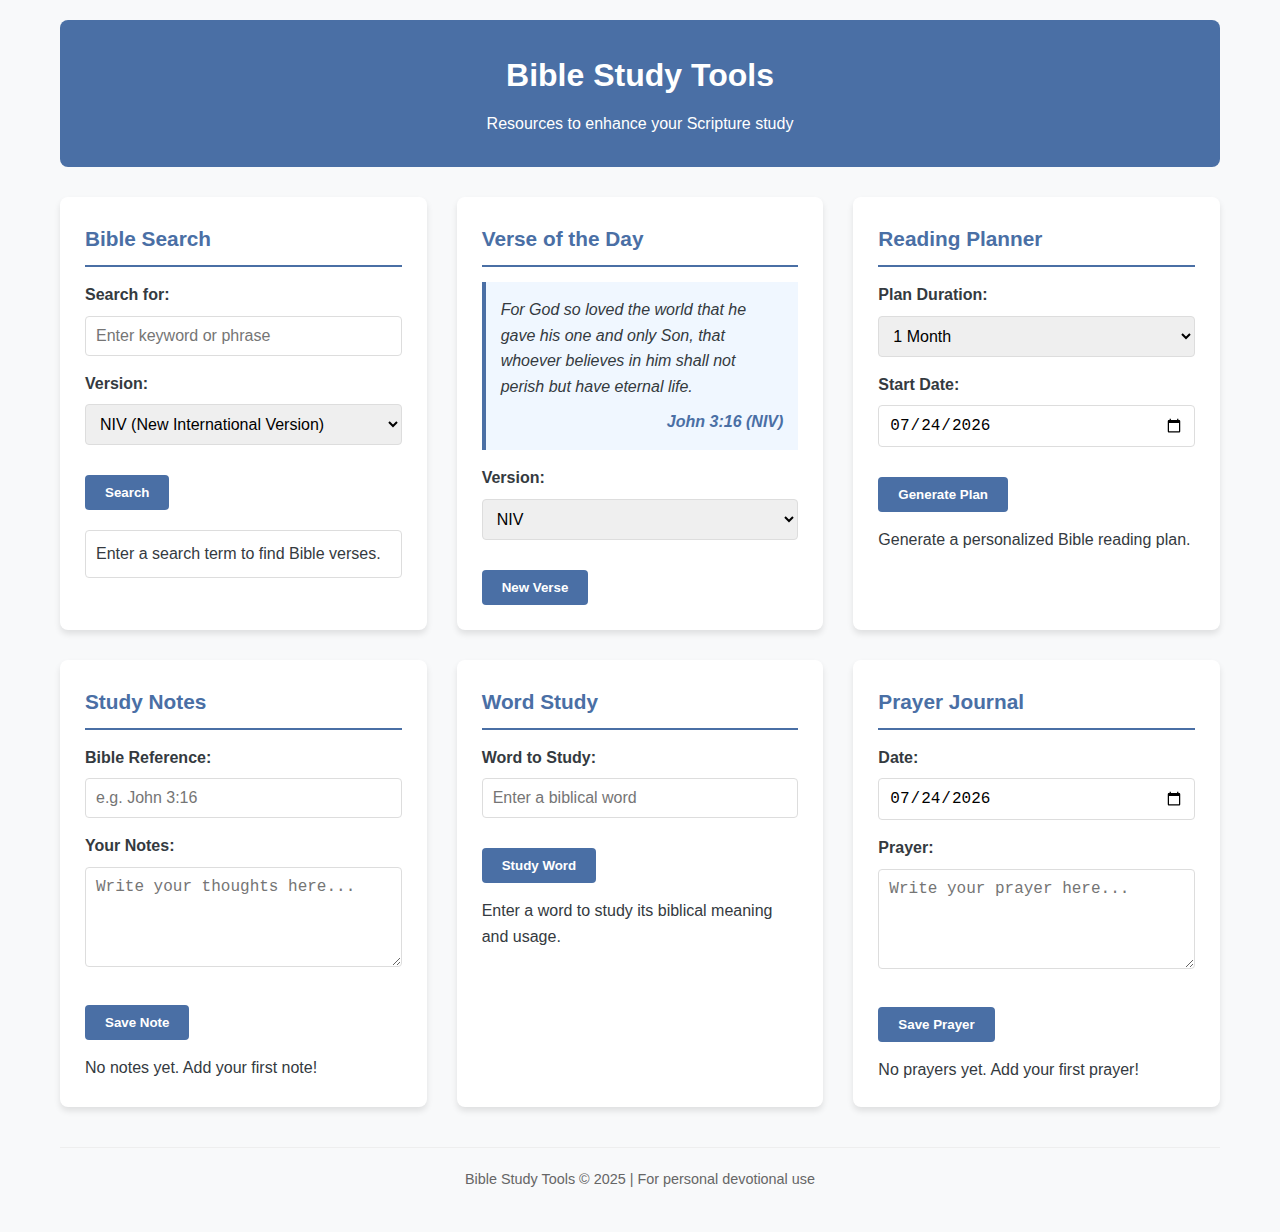
<file: biblestudy.html>
<!DOCTYPE html>
<html lang="en">
<head>
    <meta charset="UTF-8">
    <meta name="viewport" content="width=device-width, initial-scale=1.0">
    <title>Bible Study Tools</title>
    <style>
        :root {
            --primary-color: #4a6fa5;
            --secondary-color: #3a5a80;
            --accent-color: #e67e22;
            --light-color: #f8f9fa;
            --dark-color: #343a40;
        }
        
        * {
            box-sizing: border-box;
            margin: 0;
            padding: 0;
        }
        
        body {
            font-family: 'Segoe UI', Tahoma, Geneva, Verdana, sans-serif;
            line-height: 1.6;
            background-color: var(--light-color);
            color: var(--dark-color);
        }
        
        .container {
            max-width: 1200px;
            margin: 0 auto;
            padding: 20px;
        }
        
        header {
            background-color: var(--primary-color);
            color: white;
            padding: 30px 0;
            text-align: center;
            margin-bottom: 30px;
            border-radius: 8px;
        }
        
        h1 {
            margin-bottom: 10px;
        }
        
        .tools-container {
            display: grid;
            grid-template-columns: repeat(auto-fit, minmax(300px, 1fr));
            gap: 30px;
            margin-bottom: 40px;
        }
        
        .tool-card {
            background-color: white;
            border-radius: 8px;
            padding: 25px;
            box-shadow: 0 4px 6px rgba(0, 0, 0, 0.1);
            transition: transform 0.3s ease;
        }
        
        .tool-card:hover {
            transform: translateY(-5px);
        }
        
        .tool-card h3 {
            color: var(--primary-color);
            margin-bottom: 15px;
            font-size: 1.3rem;
            border-bottom: 2px solid var(--primary-color);
            padding-bottom: 10px;
        }
        
        .tool-content {
            min-height: 150px;
        }
        
        .btn {
            display: inline-block;
            background-color: var(--primary-color);
            color: white;
            padding: 10px 20px;
            border-radius: 4px;
            text-decoration: none;
            font-weight: bold;
            transition: background-color 0.3s;
            margin-top: 15px;
            border: none;
            cursor: pointer;
        }
        
        .btn:hover {
            background-color: var(--secondary-color);
        }
        
        .form-group {
            margin-bottom: 15px;
        }
        
        label {
            display: block;
            margin-bottom: 8px;
            font-weight: 600;
        }
        
        input, select, textarea {
            width: 100%;
            padding: 10px;
            border: 1px solid #ddd;
            border-radius: 4px;
            font-size: 16px;
        }
        
        textarea {
            min-height: 100px;
            resize: vertical;
        }
        
        .bible-verse {
            background-color: #f0f7ff;
            padding: 15px;
            border-left: 4px solid var(--primary-color);
            margin: 15px 0;
            font-style: italic;
        }
        
        .verse-reference {
            font-weight: bold;
            color: var(--primary-color);
            margin-top: 10px;
            text-align: right;
        }
        
        .search-results {
            margin-top: 20px;
            max-height: 300px;
            overflow-y: auto;
            border: 1px solid #ddd;
            padding: 10px;
            border-radius: 4px;
        }
        
        .result-item {
            padding: 10px;
            border-bottom: 1px solid #eee;
        }
        
        .result-item:last-child {
            border-bottom: none;
        }
        
        .highlight {
            background-color: #fffacd;
            padding: 2px;
        }
        
        .notes-list {
            margin-top: 15px;
        }
        
        .note-item {
            padding: 10px;
            background-color: #f9f9f9;
            border-left: 3px solid var(--accent-color);
            margin-bottom: 10px;
        }
        
        .note-date {
            font-size: 0.8rem;
            color: #666;
            margin-bottom: 5px;
        }
        
        footer {
            text-align: center;
            padding: 20px;
            color: #666;
            font-size: 0.9rem;
            margin-top: 40px;
            border-top: 1px solid #eee;
        }
        
        @media (max-width: 768px) {
            .tools-container {
                grid-template-columns: 1fr;
            }
        }
    </style>
</head>
<body>
    <div class="container">
        <header>
            <h1>Bible Study Tools</h1>
            <p>Resources to enhance your Scripture study</p>
        </header>
        
        <div class="tools-container">
            <!-- Bible Search Tool -->
            <div class="tool-card">
                <h3>Bible Search</h3>
                <div class="tool-content">
                    <div class="form-group">
                        <label for="search-query">Search for:</label>
                        <input type="text" id="search-query" placeholder="Enter keyword or phrase">
                    </div>
                    <div class="form-group">
                        <label for="search-version">Version:</label>
                        <select id="search-version">
                            <option value="niv">NIV (New International Version)</option>
                            <option value="esv">ESV (English Standard Version)</option>
                            <option value="kjv">KJV (King James Version)</option>
                            <option value="nlt">NLT (New Living Translation)</option>
                        </select>
                    </div>
                    <button id="search-btn" class="btn">Search</button>
                    <div class="search-results" id="search-results">
                        <!-- Results will appear here -->
                        <p>Enter a search term to find Bible verses.</p>
                    </div>
                </div>
            </div>
            
            <!-- Verse of the Day -->
            <div class="tool-card">
                <h3>Verse of the Day</h3>
                <div class="tool-content">
                    <div class="bible-verse">
                        <p id="verse-text">For God so loved the world that he gave his one and only Son, that whoever believes in him shall not perish but have eternal life.</p>
                        <div class="verse-reference" id="verse-reference">John 3:16 (NIV)</div>
                    </div>
                    <div class="form-group">
                        <label for="verse-version">Version:</label>
                        <select id="verse-version">
                            <option value="niv">NIV</option>
                            <option value="esv">ESV</option>
                            <option value="kjv">KJV</option>
                        </select>
                    </div>
                    <button id="new-verse-btn" class="btn">New Verse</button>
                </div>
            </div>
            
            <!-- Reading Planner -->
            <div class="tool-card">
                <h3>Reading Planner</h3>
                <div class="tool-content">
                    <div class="form-group">
                        <label for="plan-duration">Plan Duration:</label>
                        <select id="plan-duration">
                            <option value="7">1 Week</option>
                            <option value="30" selected>1 Month</option>
                            <option value="90">3 Months</option>
                            <option value="365">1 Year</option>
                        </select>
                    </div>
                    <div class="form-group">
                        <label for="plan-start">Start Date:</label>
                        <input type="date" id="plan-start">
                    </div>
                    <button id="generate-plan-btn" class="btn">Generate Plan</button>
                    <div id="reading-plan" style="margin-top: 15px;">
                        <p>Generate a personalized Bible reading plan.</p>
                    </div>
                </div>
            </div>
            
            <!-- Study Notes -->
            <div class="tool-card">
                <h3>Study Notes</h3>
                <div class="tool-content">
                    <div class="form-group">
                        <label for="note-reference">Bible Reference:</label>
                        <input type="text" id="note-reference" placeholder="e.g. John 3:16">
                    </div>
                    <div class="form-group">
                        <label for="note-content">Your Notes:</label>
                        <textarea id="note-content" placeholder="Write your thoughts here..."></textarea>
                    </div>
                    <button id="save-note-btn" class="btn">Save Note</button>
                    <div class="notes-list" id="notes-list">
                        <!-- Saved notes will appear here -->
                        <p>No notes yet. Add your first note!</p>
                    </div>
                </div>
            </div>
            
            <!-- Word Study -->
            <div class="tool-card">
                <h3>Word Study</h3>
                <div class="tool-content">
                    <div class="form-group">
                        <label for="study-word">Word to Study:</label>
                        <input type="text" id="study-word" placeholder="Enter a biblical word">
                    </div>
                    <button id="study-word-btn" class="btn">Study Word</button>
                    <div id="word-study-results" style="margin-top: 15px;">
                        <p>Enter a word to study its biblical meaning and usage.</p>
                    </div>
                </div>
            </div>
            
            <!-- Prayer Journal -->
            <div class="tool-card">
                <h3>Prayer Journal</h3>
                <div class="tool-content">
                    <div class="form-group">
                        <label for="prayer-date">Date:</label>
                        <input type="date" id="prayer-date">
                    </div>
                    <div class="form-group">
                        <label for="prayer-content">Prayer:</label>
                        <textarea id="prayer-content" placeholder="Write your prayer here..."></textarea>
                    </div>
                    <button id="save-prayer-btn" class="btn">Save Prayer</button>
                    <div id="prayer-list" style="margin-top: 15px;">
                        <p>Your prayer journal entries will appear here.</p>
                    </div>
                </div>
            </div>
        </div>
        
        <footer>
            <p>Bible Study Tools &copy; 2025 | For personal devotional use</p>
        </footer>
    </div>

    <script>
        document.addEventListener('DOMContentLoaded', function() {
            // Set default date values
            document.getElementById('plan-start').valueAsDate = new Date();
            document.getElementById('prayer-date').valueAsDate = new Date();
            
            // Sample verses for Verse of the Day
            const sampleVerses = [
                {
                    text: "For God so loved the world that he gave his one and only Son, that whoever believes in him shall not perish but have eternal life.",
                    reference: "John 3:16 (NIV)"
                },
                {
                    text: "Trust in the LORD with all your heart and lean not on your own understanding; in all your ways submit to him, and he will make your paths straight.",
                    reference: "Proverbs 3:5-6 (NIV)"
                },
                {
                    text: "I can do all this through him who gives me strength.",
                    reference: "Philippians 4:13 (NIV)"
                },
                {
                    text: "The LORD is my shepherd, I lack nothing.",
                    reference: "Psalm 23:1 (NIV)"
                },
                {
                    text: "Do not be anxious about anything, but in every situation, by prayer and petition, with thanksgiving, present your requests to God.",
                    reference: "Philippians 4:6 (NIV)"
                }
            ];
            
            // Display random verse
            function displayRandomVerse() {
                const randomIndex = Math.floor(Math.random() * sampleVerses.length);
                const verse = sampleVerses[randomIndex];
                document.getElementById('verse-text').textContent = verse.text;
                document.getElementById('verse-reference').textContent = verse.reference;
            }
            
            // Initial verse
            displayRandomVerse();
            
            // New verse button
            document.getElementById('new-verse-btn').addEventListener('click', displayRandomVerse);
            
            // Bible Search - mock implementation
            document.getElementById('search-btn').addEventListener('click', function() {
                const query = document.getElementById('search-query').value.trim();
                const version = document.getElementById('search-version').value;
                
                if (!query) {
                    alert('Please enter a search term');
                    return;
                }
                
                // Mock search results
                const mockResults = [
                    {
                        text: `In the beginning was the ${query}, and the ${query} was with God, and the ${query} was God.`,
                        reference: "John 1:1 (" + version.toUpperCase() + ")"
                    },
                    {
                        text: `Your ${query} is a lamp to my feet and a light to my path.`,
                        reference: "Psalm 119:105 (" + version.toUpperCase() + ")"
                    },
                    {
                        text: `But seek first his kingdom and his righteousness, and all these ${query} will be given to you as well.`,
                        reference: "Matthew 6:33 (" + version.toUpperCase() + ")"
                    }
                ];
                
                // Display results
                const resultsContainer = document.getElementById('search-results');
                resultsContainer.innerHTML = '';
                
                if (mockResults.length === 0) {
                    resultsContainer.innerHTML = '<p>No results found for "' + query + '".</p>';
                    return;
                }
                
                mockResults.forEach(result => {
                    const resultItem = document.createElement('div');
                    resultItem.className = 'result-item';
                    
                    // Highlight search term in results
                    const highlightedText = result.text.replace(new RegExp(query, 'gi'), 
                        match => `<span class="highlight">${match}</span>`);
                    
                    resultItem.innerHTML = `
                        <p>${highlightedText}</p>
                        <div class="verse-reference">${result.reference}</div>
                    `;
                    
                    resultsContainer.appendChild(resultItem);
                });
            });
            
            // Reading Planner - mock implementation
            document.getElementById('generate-plan-btn').addEventListener('click', function() {
                const duration = parseInt(document.getElementById('plan-duration').value);
                const startDate = new Date(document.getElementById('plan-start').value);
                
                if (isNaN(startDate.getTime())) {
                    alert('Please select a valid start date');
                    return;
                }
                
                // Generate mock reading plan
                const planContainer = document.getElementById('reading-plan');
                planContainer.innerHTML = '<h4>Your Reading Plan:</h4>';
                
                const planList = document.createElement('ul');
                planList.style.marginTop = '10px';
                
                for (let i = 0; i < duration; i++) {
                    const currentDate = new Date(startDate);
                    currentDate.setDate(startDate.getDate() + i);
                    
                    const dateStr = currentDate.toLocaleDateString('en-US', { 
                        month: 'short', 
                        day: 'numeric' 
                    });
                    
                    // Mock reading assignments
                    const readings = [
                        "Genesis " + (i+1),
                        "Psalm " + (i+1),
                        "Matthew " + Math.ceil((i+1)/3)
                    ];
                    
                    const listItem = document.createElement('li');
                    listItem.style.marginBottom = '8px';
                    listItem.innerHTML = `<strong>${dateStr}:</strong> ${readings.join(', ')}`;
                    
                    planList.appendChild(listItem);
                }
                
                planContainer.appendChild(planList);
            });
            
            // Study Notes - using localStorage
            function loadNotes() {
                const notes = JSON.parse(localStorage.getItem('bibleNotes')) || [];
                const notesList = document.getElementById('notes-list');
                
                notesList.innerHTML = '';
                
                if (notes.length === 0) {
                    notesList.innerHTML = '<p>No notes yet. Add your first note!</p>';
                    return;
                }
                
                notes.forEach((note, index) => {
                    const noteItem = document.createElement('div');
                    noteItem.className = 'note-item';
                    noteItem.innerHTML = `
                        <div class="note-date">${new Date(note.date).toLocaleDateString()} - ${note.reference}</div>
                        <p>${note.content}</p>
                        <button class="delete-note" data-index="${index}">Delete</button>
                    `;
                    notesList.appendChild(noteItem);
                });
                
                // Add delete event listeners
                document.querySelectorAll('.delete-note').forEach(button => {
                    button.addEventListener('click', function() {
                        const index = parseInt(this.getAttribute('data-index'));
                        deleteNote(index);
                    });
                });
            }
            
            function saveNote() {
                const reference = document.getElementById('note-reference').value.trim();
                const content = document.getElementById('note-content').value.trim();
                
                if (!reference || !content) {
                    alert('Please enter both a reference and note content');
                    return;
                }
                
                const notes = JSON.parse(localStorage.getItem('bibleNotes')) || [];
                
                notes.push({
                    date: new Date().toISOString(),
                    reference,
                    content
                });
                
                localStorage.setItem('bibleNotes', JSON.stringify(notes));
                loadNotes();
                
                // Clear form
                document.getElementById('note-reference').value = '';
                document.getElementById('note-content').value = '';
            }
            
            function deleteNote(index) {
                const notes = JSON.parse(localStorage.getItem('bibleNotes')) || [];
                notes.splice(index, 1);
                localStorage.setItem('bibleNotes', JSON.stringify(notes));
                loadNotes();
            }
            
            document.getElementById('save-note-btn').addEventListener('click', saveNote);
            
            // Word Study - mock implementation
            document.getElementById('study-word-btn').addEventListener('click', function() {
                const word = document.getElementById('study-word').value.trim();
                
                if (!word) {
                    alert('Please enter a word to study');
                    return;
                }
                
                const resultsContainer = document.getElementById('word-study-results');
                
                // Mock word study results
                resultsContainer.innerHTML = `
                    <h4>Study of "${word}"</h4>
                    <p><strong>Definition:</strong> A biblical term meaning "example definition"</p>
                    <p><strong>Original Language:</strong> Greek/Hebrew (transliteration)</p>
                    <p><strong>Key Passages:</strong></p>
                    <ul>
                        <li>Book 1:1 - Example verse using ${word}</li>
                        <li>Book 2:3 - Another example with ${word}</li>
                    </ul>
                `;
            });
            
            // Prayer Journal - using localStorage
            function loadPrayers() {
                const prayers = JSON.parse(localStorage.getItem('prayerJournal')) || [];
                const prayerList = document.getElementById('prayer-list');
                
                prayerList.innerHTML = '';
                
                if (prayers.length === 0) {
                    prayerList.innerHTML = '<p>No prayers yet. Add your first prayer!</p>';
                    return;
                }
                
                prayers.forEach((prayer, index) => {
                    const prayerItem = document.createElement('div');
                    prayerItem.className = 'note-item';
                    prayerItem.innerHTML = `
                        <div class="note-date">${new Date(prayer.date).toLocaleDateString()}</div>
                        <p>${prayer.content}</p>
                        <button class="delete-prayer" data-index="${index}">Delete</button>
                    `;
                    prayerList.appendChild(prayerItem);
                });
                
                // Add delete event listeners
                document.querySelectorAll('.delete-prayer').forEach(button => {
                    button.addEventListener('click', function() {
                        const index = parseInt(this.getAttribute('data-index'));
                        deletePrayer(index);
                    });
                });
            }
            
            function savePrayer() {
                const date = document.getElementById('prayer-date').value;
                const content = document.getElementById('prayer-content').value.trim();
                
                if (!content) {
                    alert('Please enter your prayer');
                    return;
                }
                
                const prayers = JSON.parse(localStorage.getItem('prayerJournal')) || [];
                
                prayers.push({
                    date,
                    content
                });
                
                localStorage.setItem('prayerJournal', JSON.stringify(prayers));
                loadPrayers();
                
                // Clear content field
                document.getElementById('prayer-content').value = '';
            }
            
            function deletePrayer(index) {
                const prayers = JSON.parse(localStorage.getItem('prayerJournal')) || [];
                prayers.splice(index, 1);
                localStorage.setItem('prayerJournal', JSON.stringify(prayers));
                loadPrayers();
            }
            
            document.getElementById('save-prayer-btn').addEventListener('click', savePrayer);
            
            // Initial load
            loadNotes();
            loadPrayers();
        });
    </script>
</body>
</html>
</file>
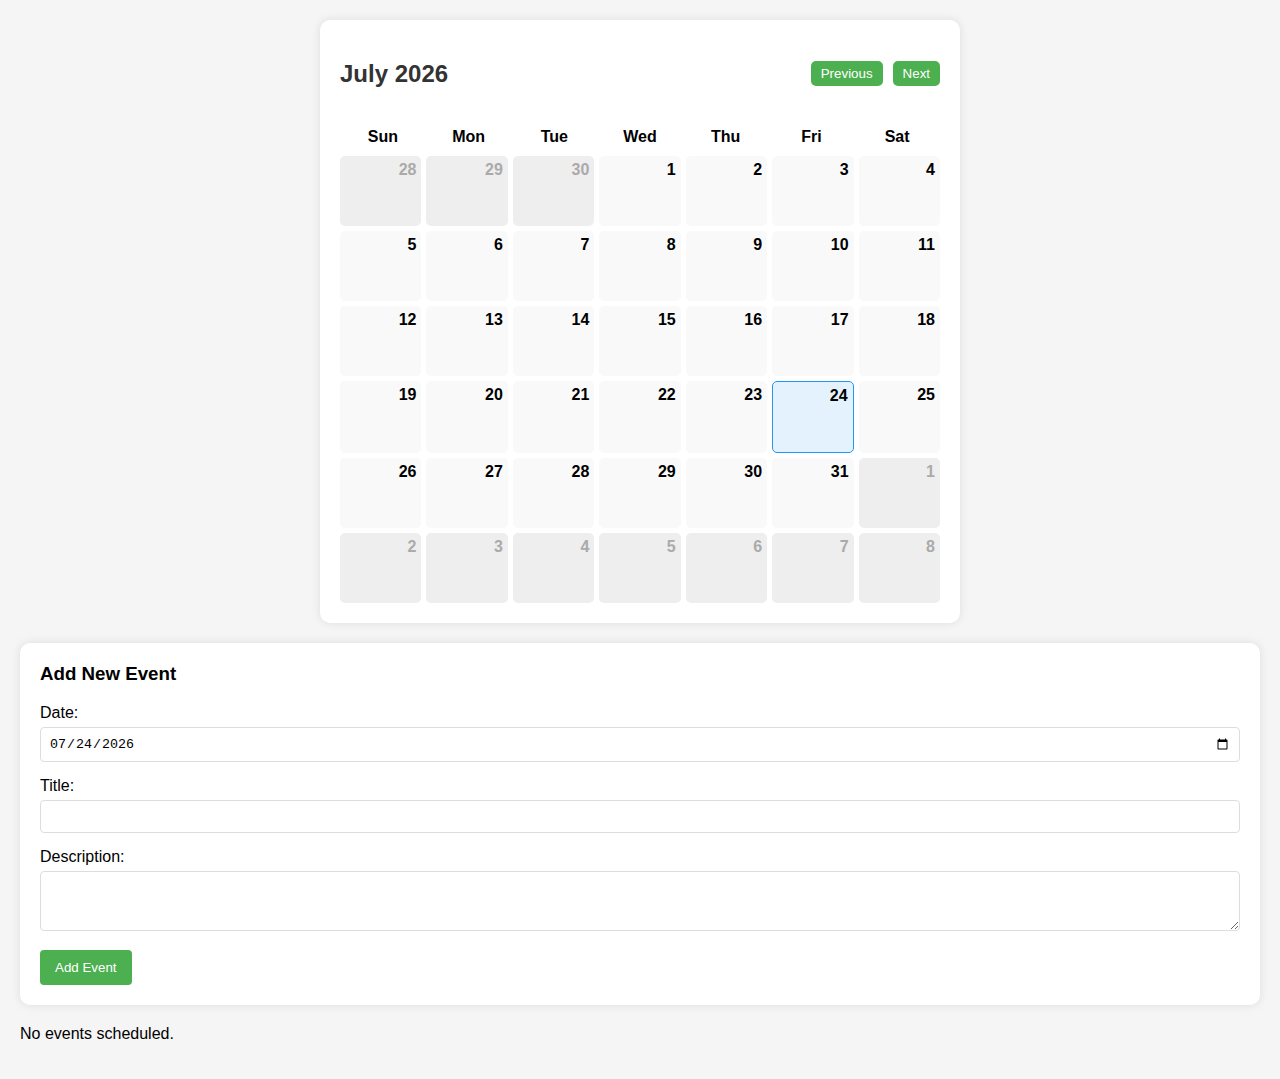
<file: calender.html>
<!DOCTYPE html>
<html lang="en">
<head>
    <meta charset="UTF-8">
    <meta name="viewport" content="width=device-width, initial-scale=1.0">
    <title>Interactive Calendar</title>
    <style>
        /* Calendar Styles */
        body {
            font-family: Arial, sans-serif;
            margin: 0;
            padding: 20px;
            background-color: #f5f5f5;
        }
        
        .calendar-container {
            max-width: 600px;
            margin: 0 auto;
            background: white;
            border-radius: 10px;
            box-shadow: 0 0 10px rgba(0,0,0,0.1);
            padding: 20px;
        }
        
        .calendar-header {
            display: flex;
            justify-content: space-between;
            align-items: center;
            margin-bottom: 20px;
        }
        
        .calendar-title {
            font-size: 1.5rem;
            color: #333;
        }
        
        .calendar-nav {
            display: flex;
            gap: 10px;
        }
        
        .calendar-nav button {
            background: #4CAF50;
            color: white;
            border: none;
            border-radius: 5px;
            padding: 5px 10px;
            cursor: pointer;
        }
        
        .calendar-weekdays {
            display: grid;
            grid-template-columns: repeat(7, 1fr);
            text-align: center;
            font-weight: bold;
            margin-bottom: 10px;
        }
        
        .calendar-days {
            display: grid;
            grid-template-columns: repeat(7, 1fr);
            gap: 5px;
        }
        
        .calendar-day {
            min-height: 60px;
            padding: 5px;
            border-radius: 5px;
            background: #f9f9f9;
            display: flex;
            flex-direction: column;
        }
        
        .day-number {
            align-self: flex-end;
            font-weight: bold;
        }
        
        .today {
            background: #e3f2fd;
            border: 1px solid #2196F3;
        }
        
        .other-month {
            color: #aaa;
            background: #eee;
        }
        
        .has-event {
            position: relative;
        }
        
        .has-event::after {
            content: '';
            position: absolute;
            top: 5px;
            right: 5px;
            width: 8px;
            height: 8px;
            background: #f44336;
            border-radius: 50%;
        }
        
        /* Event Form Styles */
        .event-form {
            margin-top: 20px;
            padding: 20px;
            background: white;
            border-radius: 10px;
            box-shadow: 0 0 10px rgba(0,0,0,0.1);
        }
        
        .event-form h3 {
            margin-top: 0;
        }
        
        .form-group {
            margin-bottom: 15px;
        }
        
        .form-group label {
            display: block;
            margin-bottom: 5px;
        }
        
        .form-group input, 
        .form-group textarea {
            width: 100%;
            padding: 8px;
            border: 1px solid #ddd;
            border-radius: 4px;
            box-sizing: border-box;
        }
        
        .form-group textarea {
            min-height: 60px;
        }
        
        .submit-btn {
            background: #4CAF50;
            color: white;
            border: none;
            padding: 10px 15px;
            border-radius: 4px;
            cursor: pointer;
        }
        
        /* Events List Styles */
        .events-list {
            margin-top: 20px;
        }
        
        .event-item {
            padding: 10px;
            border-bottom: 1px solid #eee;
        }
        
        .event-title {
            font-weight: bold;
        }
        
        .event-date {
            color: #666;
            font-size: 0.9em;
        }
        
        .delete-btn {
            color: #f44336;
            background: none;
            border: none;
            cursor: pointer;
            float: right;
        }
    </style>
</head>
<body>
    <div class="calendar-container">
        <div class="calendar-header">
            <h2 class="calendar-title" id="month-year">Month Year</h2>
            <div class="calendar-nav">
                <button id="prev-month">Previous</button>
                <button id="next-month">Next</button>
            </div>
        </div>
        
        <div class="calendar-weekdays">
            <div>Sun</div>
            <div>Mon</div>
            <div>Tue</div>
            <div>Wed</div>
            <div>Thu</div>
            <div>Fri</div>
            <div>Sat</div>
        </div>
        
        <div class="calendar-days" id="calendar-days">
            <!-- Days will be populated by JavaScript -->
        </div>
    </div>
    
    <div class="event-form">
        <h3>Add New Event</h3>
        <form id="add-event-form">
            <div class="form-group">
                <label for="event-date">Date:</label>
                <input type="date" id="event-date" required>
            </div>
            <div class="form-group">
                <label for="event-title">Title:</label>
                <input type="text" id="event-title" required>
            </div>
            <div class="form-group">
                <label for="event-description">Description:</label>
                <textarea id="event-description"></textarea>
            </div>
            <button type="submit" class="submit-btn">Add Event</button>
        </form>
    </div>
    
    <div class="events-list" id="events-list">
        <h3>Scheduled Events</h3>
        <!-- Events will be populated by JavaScript -->
    </div>

    <script>
        // Calendar functionality
        document.addEventListener('DOMContentLoaded', function() {
            // DOM elements
            const calendarDaysEl = document.getElementById('calendar-days');
            const monthYearEl = document.getElementById('month-year');
            const prevMonthBtn = document.getElementById('prev-month');
            const nextMonthBtn = document.getElementById('next-month');
            const eventForm = document.getElementById('add-event-form');
            const eventDateInput = document.getElementById('event-date');
            const eventTitleInput = document.getElementById('event-title');
            const eventDescInput = document.getElementById('event-description');
            const eventsListEl = document.getElementById('events-list');
            
            // Current date
            let currentDate = new Date();
            
            // Events array
            let events = JSON.parse(localStorage.getItem('calendarEvents')) || [];
            
            // Initialize calendar
            renderCalendar();
            renderEvents();
            
            // Event listeners
            prevMonthBtn.addEventListener('click', goToPreviousMonth);
            nextMonthBtn.addEventListener('click', goToNextMonth);
            eventForm.addEventListener('submit', addEvent);
            
            // Set today's date as default in form
            const today = new Date();
            eventDateInput.valueAsDate = today;
            
            // Calendar functions
            function renderCalendar() {
                // Clear previous days
                calendarDaysEl.innerHTML = '';
                
                // Set month and year in header
                monthYearEl.textContent = currentDate.toLocaleDateString('en-US', { 
                    month: 'long', 
                    year: 'numeric' 
                });
                
                // Get first day of month and total days
                const firstDay = new Date(
                    currentDate.getFullYear(), 
                    currentDate.getMonth(), 
                    1
                );
                const lastDay = new Date(
                    currentDate.getFullYear(), 
                    currentDate.getMonth() + 1, 
                    0
                );
                const totalDays = lastDay.getDate();
                const firstDayIndex = firstDay.getDay();
                
                // Get today's date for highlighting
                const today = new Date();
                const isCurrentMonth = 
                    currentDate.getMonth() === today.getMonth() && 
                    currentDate.getFullYear() === today.getFullYear();
                
                // Add empty cells for days from previous month
                for (let i = 0; i < firstDayIndex; i++) {
                    const dayEl = document.createElement('div');
                    dayEl.classList.add('calendar-day', 'other-month');
                    const prevMonthLastDay = new Date(
                        currentDate.getFullYear(), 
                        currentDate.getMonth(), 
                        0
                    ).getDate();
                    dayEl.innerHTML = `<span class="day-number">${prevMonthLastDay - firstDayIndex + i + 1}</span>`;
                    calendarDaysEl.appendChild(dayEl);
                }
                
                // Add cells for current month days
                for (let i = 1; i <= totalDays; i++) {
                    const dayEl = document.createElement('div');
                    dayEl.classList.add('calendar-day');
                    
                    // Highlight today
                    if (isCurrentMonth && i === today.getDate()) {
                        dayEl.classList.add('today');
                    }
                    
                    // Add day number
                    dayEl.innerHTML = `<span class="day-number">${i}</span>`;
                    
                    // Check if day has events
                    const dayEvents = getEventsForDay(
                        currentDate.getFullYear(),
                        currentDate.getMonth(),
                        i
                    );
                    
                    if (dayEvents.length > 0) {
                        dayEl.classList.add('has-event');
                    }
                    
                    // Add click event to select date
                    dayEl.addEventListener('click', function() {
                        const clickedDate = new Date(
                            currentDate.getFullYear(),
                            currentDate.getMonth(),
                            i
                        );
                        eventDateInput.valueAsDate = clickedDate;
                    });
                    
                    calendarDaysEl.appendChild(dayEl);
                }
                
                // Calculate total cells added (empty + days)
                const totalCells = firstDayIndex + totalDays;
                
                // Add empty cells to complete the grid (6 rows x 7 days = 42 cells)
                if (totalCells < 42) {
                    for (let i = totalCells; i < 42; i++) {
                        const dayEl = document.createElement('div');
                        dayEl.classList.add('calendar-day', 'other-month');
                        dayEl.innerHTML = `<span class="day-number">${i - totalCells + 1}</span>`;
                        calendarDaysEl.appendChild(dayEl);
                    }
                }
            }
            
            function getEventsForDay(year, month, day) {
                return events.filter(event => {
                    const eventDate = new Date(event.date);
                    return (
                        eventDate.getFullYear() === year &&
                        eventDate.getMonth() === month &&
                        eventDate.getDate() === day
                    );
                });
            }
            
            function goToPreviousMonth() {
                currentDate = new Date(
                    currentDate.getFullYear(),
                    currentDate.getMonth() - 1,
                    1
                );
                renderCalendar();
            }
            
            function goToNextMonth() {
                currentDate = new Date(
                    currentDate.getFullYear(),
                    currentDate.getMonth() + 1,
                    1
                );
                renderCalendar();
            }
            
            // Event functions
            function addEvent(e) {
                e.preventDefault();
                
                const newEvent = {
                    id: Date.now().toString(),
                    date: eventDateInput.value,
                    title: eventTitleInput.value.trim(),
                    description: eventDescInput.value.trim()
                };
                
                events.push(newEvent);
                saveEvents();
                
                // Reset form
                eventTitleInput.value = '';
                eventDescInput.value = '';
                eventDateInput.valueAsDate = new Date();
                
                // Update UI
                renderCalendar();
                renderEvents();
            }
            
            function renderEvents() {
                // Clear existing events
                eventsListEl.innerHTML = '';
                
                // Sort events by date (newest first)
                const sortedEvents = [...events].sort((a, b) => {
                    return new Date(a.date) - new Date(b.date);
                });
                
                if (sortedEvents.length === 0) {
                    eventsListEl.innerHTML = '<p>No events scheduled.</p>';
                    return;
                }
                
                sortedEvents.forEach(event => {
                    const eventEl = document.createElement('div');
                    eventEl.classList.add('event-item');
                    eventEl.innerHTML = `
                        <div class="event-title">${event.title}</div>
                        <div class="event-date">${formatDate(event.date)}</div>
                        ${event.description ? `<p>${event.description}</p>` : ''}
                        <button class="delete-btn" data-id="${event.id}">Delete</button>
                    `;
                    eventsListEl.appendChild(eventEl);
                });
                
                // Add delete event listeners
                document.querySelectorAll('.delete-btn').forEach(button => {
                    button.addEventListener('click', function() {
                        const eventId = this.getAttribute('data-id');
                        deleteEvent(eventId);
                    });
                });
            }
            
            function deleteEvent(eventId) {
                events = events.filter(event => event.id !== eventId);
                saveEvents();
                renderCalendar();
                renderEvents();
            }
            
            function saveEvents() {
                localStorage.setItem('calendarEvents', JSON.stringify(events));
            }
            
            function formatDate(dateString) {
                const options = { 
                    weekday: 'long', 
                    year: 'numeric', 
                    month: 'long', 
                    day: 'numeric' 
                };
                return new Date(dateString).toLocaleDateString('en-US', options);
            }
        });
    </script>
</body>
</html>
</file>
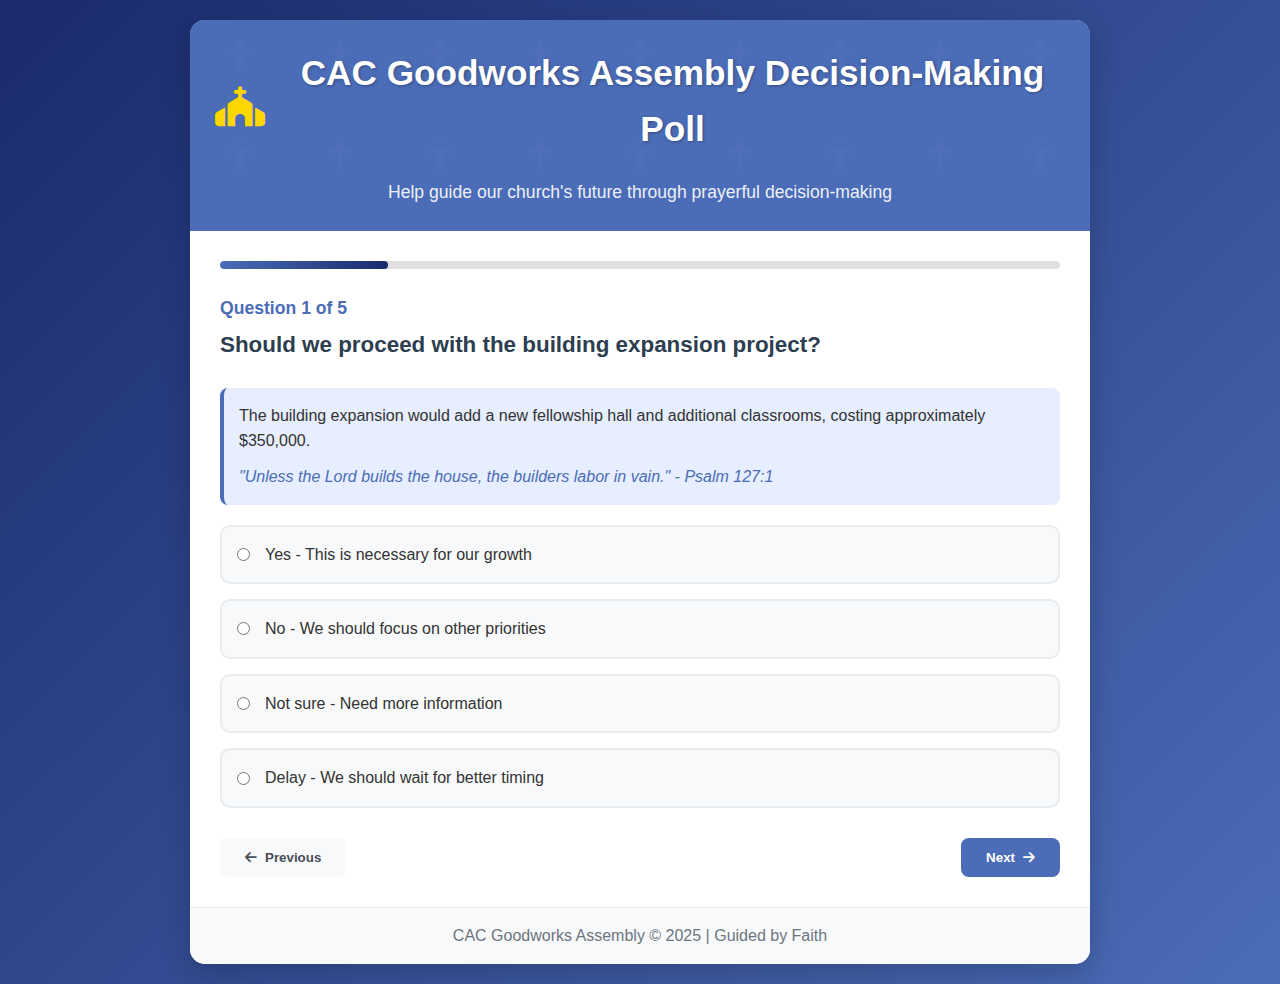
<file: decision.html>
<!DOCTYPE html>
<html lang="en">
<head>
    <meta charset="UTF-8">
    <meta name="viewport" content="width=device-width, initial-scale=1.0">
    <title>Church Decision-Making Poll</title>
    <link rel="stylesheet" href="https://cdnjs.cloudflare.com/ajax/libs/font-awesome/6.4.0/css/all.min.css">
    <style>
        * {
            margin: 0;
            padding: 0;
            box-sizing: border-box;
            font-family: 'Segoe UI', Tahoma, Geneva, Verdana, sans-serif;
        }

        body {
            background: linear-gradient(135deg, #1a2a6c 0%, #4b6cb7 100%);
            color: #333;
            line-height: 1.6;
            min-height: 100vh;
            padding: 20px;
            display: flex;
            justify-content: center;
            align-items: center;
        }

        .container {
            max-width: 900px;
            width: 100%;
            background: white;
            border-radius: 15px;
            box-shadow: 0 10px 30px rgba(0, 0, 0, 0.2);
            overflow: hidden;
        }

        header {
            background: #4b6cb7;
            color: white;
            padding: 25px;
            text-align: center;
            position: relative;
            background-image: linear-gradient(rgba(75, 108, 183, 0.8), rgba(75, 108, 183, 0.8)), url('data:image/svg+xml;utf8,<svg xmlns="http://www.w3.org/2000/svg" width="100" height="100" viewBox="0 0 100 100"><text x="50%" y="50%" font-size="40" text-anchor="middle" fill="white" opacity="0.1">✝</text></svg>');
        }

        .logo {
            display: flex;
            justify-content: center;
            align-items: center;
            gap: 15px;
            margin-bottom: 10px;
            position: relative;
        }

        .logo-icon {
            font-size: 2.5rem;
            color: #ffd700;
        }

        h1 {
            font-size: 2.2rem;
            margin-bottom: 10px;
            text-shadow: 1px 1px 3px rgba(0, 0, 0, 0.3);
        }

        .subtitle {
            font-size: 1.1rem;
            opacity: 0.9;
            max-width: 600px;
            margin: 0 auto;
        }

        .poll-container {
            padding: 30px;
        }

        .progress-bar {
            height: 8px;
            background: #e0e0e0;
            border-radius: 4px;
            margin-bottom: 25px;
            overflow: hidden;
        }

        .progress {
            height: 100%;
            background: linear-gradient(to right, #4b6cb7, #1a2a6c);
            width: 20%;
            border-radius: 4px;
            transition: width 0.5s ease;
        }

        .question-number {
            font-weight: 600;
            color: #4b6cb7;
            margin-bottom: 5px;
            font-size: 1.1rem;
        }

        .question-text {
            font-size: 1.4rem;
            margin-bottom: 25px;
            color: #2c3e50;
            font-weight: 600;
        }

        .options-container {
            margin-bottom: 30px;
        }

        .option {
            padding: 15px;
            background: #f8f9fa;
            border: 2px solid #e9ecef;
            border-radius: 10px;
            margin-bottom: 15px;
            cursor: pointer;
            transition: all 0.3s ease;
            display: flex;
            align-items: center;
        }

        .option:hover {
            border-color: #4b6cb7;
            background: #f0f4ff;
        }

        .option.selected {
            border-color: #4b6cb7;
            background: #e6eeff;
        }

        .option input {
            margin-right: 15px;
        }

        .option-text {
            flex: 1;
        }

        .buttons {
            display: flex;
            justify-content: space-between;
        }

        .btn {
            padding: 12px 25px;
            border: none;
            border-radius: 8px;
            font-weight: 600;
            cursor: pointer;
            transition: all 0.3s ease;
            display: flex;
            align-items: center;
            gap: 8px;
        }

        .btn-prev {
            background: #f8f9fa;
            color: #495057;
        }

        .btn-prev:hover {
            background: #e9ecef;
        }

        .btn-next {
            background: #4b6cb7;
            color: white;
        }

        .btn-next:hover {
            background: #3a5999;
        }

        .btn-submit {
            background: #28a745;
            color: white;
        }

        .btn-submit:hover {
            background: #218838;
        }

        .results-container {
            padding: 30px;
            display: none;
        }

        .results-title {
            text-align: center;
            color: #4b6cb7;
            margin-bottom: 30px;
            font-size: 1.8rem;
        }

        .result-item {
            margin-bottom: 25px;
            padding: 20px;
            background: #f8f9fa;
            border-radius: 10px;
        }

        .result-question {
            font-weight: 600;
            margin-bottom: 10px;
            color: #2c3e50;
        }

        .result-answer {
            color: #4b6cb7;
            padding: 10px 15px;
            background: white;
            border-radius: 8px;
            display: inline-block;
            border-left: 4px solid #4b6cb7;
        }

        .thank-you {
            text-align: center;
            padding: 40px;
            display: none;
        }

        .thank-you i {
            font-size: 4rem;
            color: #28a745;
            margin-bottom: 20px;
        }

        .thank-you h2 {
            color: #2c3e50;
            margin-bottom: 15px;
        }

        .bible-verse {
            font-style: italic;
            color: #6c757d;
            margin-top: 20px;
            padding: 15px;
            background: #f8f9fa;
            border-radius: 8px;
            max-width: 500px;
            margin: 20px auto;
        }

        .poll-created {
            text-align: center;
            padding: 15px;
            background: #f8f9fa;
            color: #6c757d;
            border-top: 1px solid #e9ecef;
        }

        .decision-info {
            background: #e6eeff;
            padding: 15px;
            border-radius: 8px;
            margin-bottom: 20px;
            border-left: 4px solid #4b6cb7;
        }

        .scripture-reference {
            font-style: italic;
            color: #4b6cb7;
            margin-top: 10px;
        }

        @media (max-width: 600px) {
            body {
                padding: 10px;
            }
            
            .container {
                border-radius: 10px;
            }
            
            header {
                padding: 20px;
            }
            
            h1 {
                font-size: 1.8rem;
            }
            
            .poll-container, .results-container {
                padding: 20px;
            }
            
            .question-text {
                font-size: 1.2rem;
            }
            
            .buttons {
                flex-direction: column;
                gap: 10px;
            }
            
            .btn {
                width: 100%;
                justify-content: center;
            }
        }
    </style>
</head>
<body>
    <div class="container">
        <header>
            <div class="logo">
                <i class="fas fa-church logo-icon"></i>
                <h1>CAC Goodworks Assembly Decision-Making Poll</h1>
            </div>
            <p class="subtitle">Help guide our church's future through prayerful decision-making</p>
        </header>

        <div class="poll-container" id="poll-container">
            <div class="progress-bar">
                <div class="progress" id="progress"></div>
            </div>

            <div class="question-number" id="question-number">Question 1 of 5</div>
            <div class="question-text" id="question-text">Should we proceed with the building expansion project?</div>
            
            <div class="decision-info">
                <p>The building expansion would add a new fellowship hall and additional classrooms, costing approximately $350,000.</p>
                <p class="scripture-reference">"Unless the Lord builds the house, the builders labor in vain." - Psalm 127:1</p>
            </div>

            <div class="options-container" id="options-container">
                <div class="option" data-value="Yes">
                    <input type="radio" name="poll-option" id="option1">
                    <label class="option-text" for="option1">Yes - This is necessary for our growth</label>
                </div>
                <div class="option" data-value="No">
                    <input type="radio" name="poll-option" id="option2">
                    <label class="option-text" for="option2">No - We should focus on other priorities</label>
                </div>
                <div class="option" data-value="Not Sure">
                    <input type="radio" name="poll-option" id="option3">
                    <label class="option-text" for="option3">Not sure - Need more information</label>
                </div>
                <div class="option" data-value="Delay">
                    <input type="radio" name="poll-option" id="option4">
                    <label class="option-text" for="option4">Delay - We should wait for better timing</label>
                </div>
            </div>

            <div class="buttons">
                <button class="btn btn-prev" id="btn-prev" disabled>
                    <i class="fas fa-arrow-left"></i> Previous
                </button>
                <button class="btn btn-next" id="btn-next">
                    Next <i class="fas fa-arrow-right"></i>
                </button>
            </div>
        </div>

        <div class="results-container" id="results-container">
            <h2 class="results-title">Your Decision Responses</h2>
            <div id="results-content">
                <!-- Results will be displayed here -->
            </div>
            
            <div class="bible-verse">
                <i class="fas fa-bible"></i> "For where two or three gather in my name, there am I with them." - Matthew 18:20
            </div>
            
            <div style="text-align: center; margin-top: 20px;">
                <button class="btn btn-submit" id="btn-restart">
                    <i class="fas fa-redo"></i> Submit Another Response
                </button>
            </div>
        </div>

        <div class="thank-you" id="thank-you">
            <i class="fas fa-pray"></i>
            <h2>Thank You for Your Input!</h2>
            <p>Your prayerful consideration helps guide our church community.</p>
            
            <div class="bible-verse">
                <i class="fas fa-bible"></i> "Commit to the Lord whatever you do, and he will establish your plans." - Proverbs 16:3
            </div>
        </div>

        <div class="poll-created">
            <p>CAC Goodworks Assembly &copy; 2025 | Guided by Faith</p>
        </div>
    </div>

    <script>
        // Church decision-making poll questions data
        const pollQuestions = [
            {
                question: "Should we proceed with the building expansion project?",
                info: "The building expansion would add a new fellowship hall and additional classrooms, costing approximately $350,000.",
                scripture: "\"Unless the Lord builds the house, the builders labor in vain.\" - Psalm 127:1",
                options: [
                    "Yes - This is necessary for our growth",
                    "No - We should focus on other priorities",
                    "Not sure - Need more information",
                    "Delay - We should wait for better timing"
                ]
            },
            {
                question: "Which mission focus should we prioritize next year?",
                info: "Our church can only substantially support one international mission effort each year due to budget constraints.",
                scripture: "\"Go and make disciples of all nations.\" - Matthew 28:19",
                options: [
                    "Local community outreach programs",
                    "Mission trip to Guatemala",
                    "Support for persecuted Christians",
                    "Disaster relief ministry"
                ]
            },
            {
                question: "Should we add a contemporary worship service?",
                info: "This would require additional volunteers and a modest investment in sound equipment.",
                scripture: "\"Sing to the Lord a new song.\" - Psalm 96:1",
                options: [
                    "Yes - We need to reach younger generations",
                    "No - We should maintain our traditional services",
                    "Maybe - But only as a monthly special service",
                    "We should survey the community first"
                ]
            },
            {
                question: "How should we use our unexpected $20,000 donation?",
                info: "A generous donor has given our church $20,000 to use at our discretion.",
                scripture: "\"Each of you should give what you have decided in your heart to give.\" - 2 Corinthians 9:7",
                options: [
                    "Building maintenance fund",
                    "Mission and outreach programs",
                    "Youth ministry expansion",
                    "Music and worship resources"
                ]
            },
            {
                question: "Should we hire an additional youth pastor?",
                info: "Our youth group has grown 40% in the past year, and our current staff is stretched thin.",
                scripture: "\"Let the little children come to me.\" - Matthew 19:14",
                options: [
                    "Yes - This is essential for our growing ministry",
                    "No - We should use volunteer leaders instead",
                    "Part-time only - We can start with limited hours",
                    "We should reorganize existing staff first"
                ]
            }
        ];

        // Initialize variables
        let currentQuestion = 0;
        const userAnswers = [];
        const progressBar = document.getElementById('progress');
        const questionNumber = document.getElementById('question-number');
        const questionText = document.getElementById('question-text');
        const optionsContainer = document.getElementById('options-container');
        const btnPrev = document.getElementById('btn-prev');
        const btnNext = document.getElementById('btn-next');
        const pollContainer = document.getElementById('poll-container');
        const resultsContainer = document.getElementById('results-container');
        const resultsContent = document.getElementById('results-content');
        const thankYou = document.getElementById('thank-you');
        const btnRestart = document.getElementById('btn-restart');

        // Initialize the poll
        function initializePoll() {
            showQuestion(currentQuestion);
            updateProgressBar();
            
            // Add event listeners
            btnNext.addEventListener('click', goToNextQuestion);
            btnPrev.addEventListener('click', goToPrevQuestion);
            btnRestart.addEventListener('click', restartPoll);
            
            // Add option selection
            optionsContainer.addEventListener('click', function(e) {
                const option = e.target.closest('.option');
                if (option) {
                    selectOption(option);
                }
            });
        }

        // Show current question
        function showQuestion(index) {
            const question = pollQuestions[index];
            questionNumber.textContent = `Question ${index + 1} of ${pollQuestions.length}`;
            questionText.textContent = question.question;
            
            // Update decision info
            const decisionInfo = document.querySelector('.decision-info');
            if (decisionInfo) {
                decisionInfo.innerHTML = `
                    <p>${question.info}</p>
                    <p class="scripture-reference">${question.scripture}</p>
                `;
            }
            
            // Clear previous options
            optionsContainer.innerHTML = '';
            
            // Add new options
            question.options.forEach((option, i) => {
                const optionElement = document.createElement('div');
                optionElement.className = 'option';
                optionElement.dataset.value = option;
                optionElement.innerHTML = `
                    <input type="radio" name="poll-option" id="option${i+1}">
                    <label class="option-text" for="option${i+1}">${option}</label>
                `;
                optionsContainer.appendChild(optionElement);
            });
            
            // If user already answered this question, select the option
            if (userAnswers[index] !== undefined) {
                const options = optionsContainer.querySelectorAll('.option');
                options[userAnswers[index]].classList.add('selected');
                options[userAnswers[index]].querySelector('input').checked = true;
            }
            
            // Update button states
            btnPrev.disabled = index === 0;
            
            if (index === pollQuestions.length - 1) {
                btnNext.innerHTML = 'Submit <i class="fas fa-paper-plane"></i>';
            } else {
                btnNext.innerHTML = 'Next <i class="fas fa-arrow-right"></i>';
            }
        }

        // Update progress bar
        function updateProgressBar() {
            const progress = ((currentQuestion + 1) / pollQuestions.length) * 100;
            progressBar.style.width = `${progress}%`;
        }

        // Select an option
        function selectOption(option) {
            const options = optionsContainer.querySelectorAll('.option');
            options.forEach(opt => opt.classList.remove('selected'));
            option.classList.add('selected');
            option.querySelector('input').checked = true;
            
            // Store the answer
            const optionIndex = Array.from(options).indexOf(option);
            userAnswers[currentQuestion] = optionIndex;
        }

        // Go to next question
        function goToNextQuestion() {
            // Check if user has selected an option
            if (userAnswers[currentQuestion] === undefined) {
                alert('Please select an option to continue.');
                return;
            }
            
            if (currentQuestion < pollQuestions.length - 1) {
                currentQuestion++;
                showQuestion(currentQuestion);
                updateProgressBar();
            } else {
                // Show results
                showResults();
            }
        }

        // Go to previous question
        function goToPrevQuestion() {
            if (currentQuestion > 0) {
                currentQuestion--;
                showQuestion(currentQuestion);
                updateProgressBar();
            }
        }

        // Show results
        function showResults() {
            pollContainer.style.display = 'none';
            resultsContainer.style.display = 'block';
            
            // Generate results HTML
            let resultsHTML = '';
            pollQuestions.forEach((question, index) => {
                const answerIndex = userAnswers[index];
                const answer = question.options[answerIndex];
                
                resultsHTML += `
                    <div class="result-item">
                        <div class="result-question">${index + 1}. ${question.question}</div>
                        <div class="result-answer">${answer}</div>
                    </div>
                `;
            });
            
            resultsContent.innerHTML = resultsHTML;
            
            // After 5 seconds, show thank you message
            setTimeout(() => {
                resultsContainer.style.display = 'none';
                thankYou.style.display = 'block';
            }, 5000);
        }

        // Restart the poll
        function restartPoll() {
            currentQuestion = 0;
            userAnswers.length = 0;
            resultsContainer.style.display = 'none';
            thankYou.style.display = 'none';
            pollContainer.style.display = 'block';
            showQuestion(currentQuestion);
            updateProgressBar();
        }

        // Initialize the poll when page loads
        window.addEventListener('load', initializePoll);
    </script>
</body>
</html>
</file>
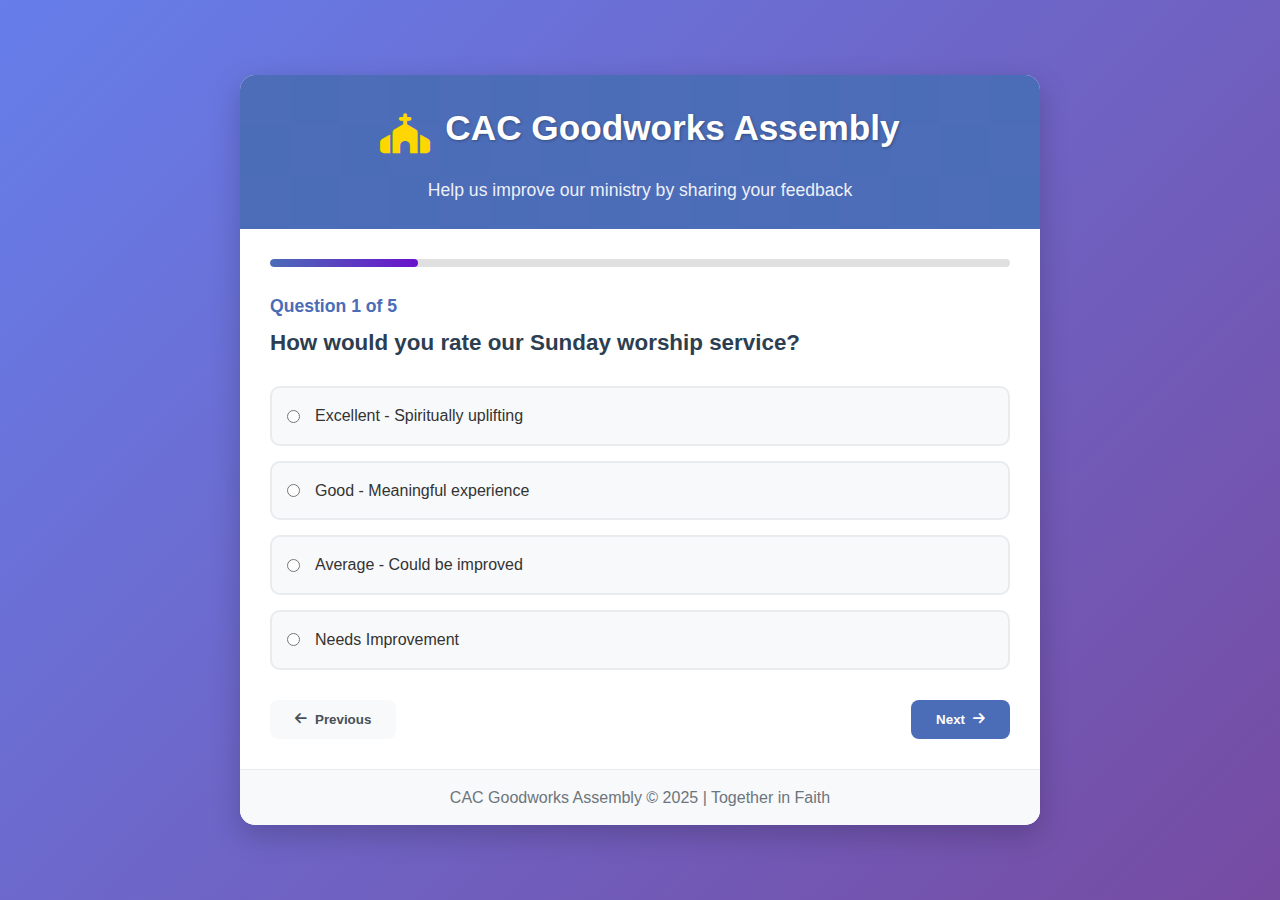
<file: poll.html>
<!DOCTYPE html>
<html lang="en">
<head>
    <meta charset="UTF-8">
    <meta name="viewport" content="width=device-width, initial-scale=1.0">
    <title>Church Feedback Poll</title>
    <link rel="stylesheet" href="https://cdnjs.cloudflare.com/ajax/libs/font-awesome/6.4.0/css/all.min.css">
    <style>
        * {
            margin: 0;
            padding: 0;
            box-sizing: border-box;
            font-family: 'Segoe UI', Tahoma, Geneva, Verdana, sans-serif;
        }

        body {
            background: linear-gradient(135deg, #667eea 0%, #764ba2 100%);
            color: #333;
            line-height: 1.6;
            min-height: 100vh;
            padding: 20px;
            display: flex;
            justify-content: center;
            align-items: center;
        }

        .container {
            max-width: 800px;
            width: 100%;
            background: white;
            border-radius: 15px;
            box-shadow: 0 10px 30px rgba(0, 0, 0, 0.2);
            overflow: hidden;
        }

        header {
            background: #4b6cb7;
            color: white;
            padding: 25px;
            text-align: center;
            position: relative;
        }

        .header-overlay {
            position: absolute;
            top: 0;
            left: 0;
            width: 100%;
            height: 100%;
            background: url('data:image/svg+xml;utf8,<svg xmlns="http://www.w3.org/2000/svg" width="100" height="100" viewBox="0 0 100 100"><rect fill-opacity="0.1" fill="white" width="50" height="50" /><rect fill-opacity="0.1" fill="white" x="50" y="50" width="50" height="50" /></svg>');
            background-size: 100px 100px;
            opacity: 0.1;
        }

        .logo {
            display: flex;
            justify-content: center;
            align-items: center;
            gap: 15px;
            margin-bottom: 10px;
            position: relative;
        }

        .logo-icon {
            font-size: 2.5rem;
            color: #ffd700;
        }

        h1 {
            font-size: 2.2rem;
            margin-bottom: 10px;
            text-shadow: 1px 1px 3px rgba(0, 0, 0, 0.3);
        }

        .subtitle {
            font-size: 1.1rem;
            opacity: 0.9;
            max-width: 600px;
            margin: 0 auto;
        }

        .poll-container {
            padding: 30px;
        }

        .progress-bar {
            height: 8px;
            background: #e0e0e0;
            border-radius: 4px;
            margin-bottom: 25px;
            overflow: hidden;
        }

        .progress {
            height: 100%;
            background: linear-gradient(to right, #4b6cb7, #6a11cb);
            width: 25%;
            border-radius: 4px;
            transition: width 0.5s ease;
        }

        .question-number {
            font-weight: 600;
            color: #4b6cb7;
            margin-bottom: 5px;
            font-size: 1.1rem;
        }

        .question-text {
            font-size: 1.4rem;
            margin-bottom: 25px;
            color: #2c3e50;
            font-weight: 600;
        }

        .options-container {
            margin-bottom: 30px;
        }

        .option {
            padding: 15px;
            background: #f8f9fa;
            border: 2px solid #e9ecef;
            border-radius: 10px;
            margin-bottom: 15px;
            cursor: pointer;
            transition: all 0.3s ease;
            display: flex;
            align-items: center;
        }

        .option:hover {
            border-color: #4b6cb7;
            background: #f0f4ff;
        }

        .option.selected {
            border-color: #4b6cb7;
            background: #e6eeff;
        }

        .option input {
            margin-right: 15px;
        }

        .option-text {
            flex: 1;
        }

        .buttons {
            display: flex;
            justify-content: space-between;
        }

        .btn {
            padding: 12px 25px;
            border: none;
            border-radius: 8px;
            font-weight: 600;
            cursor: pointer;
            transition: all 0.3s ease;
            display: flex;
            align-items: center;
            gap: 8px;
        }

        .btn-prev {
            background: #f8f9fa;
            color: #495057;
        }

        .btn-prev:hover {
            background: #e9ecef;
        }

        .btn-next {
            background: #4b6cb7;
            color: white;
        }

        .btn-next:hover {
            background: #3a5999;
        }

        .btn-submit {
            background: #28a745;
            color: white;
        }

        .btn-submit:hover {
            background: #218838;
        }

        .results-container {
            padding: 30px;
            display: none;
        }

        .results-title {
            text-align: center;
            color: #4b6cb7;
            margin-bottom: 30px;
            font-size: 1.8rem;
        }

        .result-item {
            margin-bottom: 25px;
            padding: 20px;
            background: #f8f9fa;
            border-radius: 10px;
        }

        .result-question {
            font-weight: 600;
            margin-bottom: 10px;
            color: #2c3e50;
        }

        .result-answer {
            color: #4b6cb7;
            padding: 10px 15px;
            background: white;
            border-radius: 8px;
            display: inline-block;
            border-left: 4px solid #4b6cb7;
        }

        .thank-you {
            text-align: center;
            padding: 40px;
            display: none;
        }

        .thank-you i {
            font-size: 4rem;
            color: #28a745;
            margin-bottom: 20px;
        }

        .thank-you h2 {
            color: #2c3e50;
            margin-bottom: 15px;
        }

        .bible-verse {
            font-style: italic;
            color: #6c757d;
            margin-top: 20px;
            padding: 15px;
            background: #f8f9fa;
            border-radius: 8px;
            max-width: 500px;
            margin: 20px auto;
        }

        .poll-created {
            text-align: center;
            padding: 15px;
            background: #f8f9fa;
            color: #6c757d;
            border-top: 1px solid #e9ecef;
        }

        @media (max-width: 600px) {
            body {
                padding: 10px;
            }
            
            .container {
                border-radius: 10px;
            }
            
            header {
                padding: 20px;
            }
            
            h1 {
                font-size: 1.8rem;
            }
            
            .poll-container, .results-container {
                padding: 20px;
            }
            
            .question-text {
                font-size: 1.2rem;
            }
            
            .buttons {
                flex-direction: column;
                gap: 10px;
            }
            
            .btn {
                width: 100%;
                justify-content: center;
            }
        }
    </style>
</head>
<body>
    <div class="container">
        <header>
            <div class="header-overlay"></div>
            <div class="logo">
                <i class="fas fa-church logo-icon"></i>
                <h1>CAC Goodworks Assembly</h1>
            </div>
            <p class="subtitle">Help us improve our ministry by sharing your feedback</p>
        </header>

        <div class="poll-container" id="poll-container">
            <div class="progress-bar">
                <div class="progress" id="progress"></div>
            </div>

            <div class="question-number" id="question-number">Question 1 of 5</div>
            <div class="question-text" id="question-text">How would you rate our Sunday worship service?</div>

            <div class="options-container" id="options-container">
                <div class="option" data-value="Excellent">
                    <input type="radio" name="poll-option" id="option1">
                    <label class="option-text" for="option1">Excellent - Spiritually uplifting</label>
                </div>
                <div class="option" data-value="Good">
                    <input type="radio" name="poll-option" id="option2">
                    <label class="option-text" for="option2">Good - Meaningful experience</label>
                </div>
                <div class="option" data-value="Average">
                    <input type="radio" name="poll-option" id="option3">
                    <label class="option-text" for="option3">Average - Could be improved</label>
                </div>
                <div class="option" data-value="Needs Improvement">
                    <input type="radio" name="poll-option" id="option4">
                    <label class="option-text" for="option4">Needs Improvement</label>
                </div>
            </div>

            <div class="buttons">
                <button class="btn btn-prev" id="btn-prev" disabled>
                    <i class="fas fa-arrow-left"></i> Previous
                </button>
                <button class="btn btn-next" id="btn-next">
                    Next <i class="fas fa-arrow-right"></i>
                </button>
            </div>
        </div>

        <div class="results-container" id="results-container">
            <h2 class="results-title">Your Feedback Responses</h2>
            <div id="results-content">
                <!-- Results will be displayed here -->
            </div>
            
            <div class="bible-verse">
                <i class="fas fa-bible"></i> "Therefore encourage one another and build each other up, just as in fact you are doing." - 1 Thessalonians 5:11
            </div>
            
            <div style="text-align: center; margin-top: 20px;">
                <button class="btn btn-submit" id="btn-restart">
                    <i class="fas fa-redo"></i> Submit Another Response
                </button>
            </div>
        </div>

        <div class="thank-you" id="thank-you">
            <i class="fas fa-pray"></i>
            <h2>Thank You for Your Feedback!</h2>
            <p>Your responses will help us serve our community better.</p>
            
            <div class="bible-verse">
                <i class="fas fa-bible"></i> "For where two or three gather in my name, there am I with them." - Matthew 18:20
            </div>
        </div>

        <div class="poll-created">
            <p>CAC Goodworks Assembly &copy; 2025 | Together in Faith</p>
        </div>
    </div>

    <script>
        // Church poll questions data
        const pollQuestions = [
            {
                question: "How would you rate our Sunday worship service?",
                options: [
                    "Excellent - Spiritually uplifting",
                    "Good - Meaningful experience",
                    "Average - Could be improved",
                    "Needs Improvement"
                ]
            },
            {
                question: "Which ministry would you like to see more active in our church?",
                options: [
                    "Youth Ministry",
                    "Small Groups/Bible Studies",
                    "Community Outreach",
                    "Prayer Groups",
                    "Music & Worship Arts"
                ]
            },
            {
                question: "How often do you attend our church services?",
                options: [
                    "Every week",
                    "2-3 times per month",
                    "Once a month",
                    "Only on special occasions"
                ]
            },
            {
                question: "What type of sermons resonate most with you?",
                options: [
                    "Expository (verse-by-verse teaching)",
                    "Topical (addressing specific themes)",
                    "Life application focused",
                    "Biblical storytelling"
                ]
            },
            {
                question: "How can we better serve our community?",
                options: [
                    "More outreach programs",
                    "Better support for families",
                    "Increased focus on youth",
                    "Improved facilities",
                    "Enhanced online presence"
                ]
            }
        ];

        // Initialize variables
        let currentQuestion = 0;
        const userAnswers = [];
        const progressBar = document.getElementById('progress');
        const questionNumber = document.getElementById('question-number');
        const questionText = document.getElementById('question-text');
        const optionsContainer = document.getElementById('options-container');
        const btnPrev = document.getElementById('btn-prev');
        const btnNext = document.getElementById('btn-next');
        const pollContainer = document.getElementById('poll-container');
        const resultsContainer = document.getElementById('results-container');
        const resultsContent = document.getElementById('results-content');
        const thankYou = document.getElementById('thank-you');
        const btnRestart = document.getElementById('btn-restart');

        // Initialize the poll
        function initializePoll() {
            showQuestion(currentQuestion);
            updateProgressBar();
            
            // Add event listeners
            btnNext.addEventListener('click', goToNextQuestion);
            btnPrev.addEventListener('click', goToPrevQuestion);
            btnRestart.addEventListener('click', restartPoll);
            
            // Add option selection
            optionsContainer.addEventListener('click', function(e) {
                const option = e.target.closest('.option');
                if (option) {
                    selectOption(option);
                }
            });
        }

        // Show current question
        function showQuestion(index) {
            const question = pollQuestions[index];
            questionNumber.textContent = `Question ${index + 1} of ${pollQuestions.length}`;
            questionText.textContent = question.question;
            
            // Clear previous options
            optionsContainer.innerHTML = '';
            
            // Add new options
            question.options.forEach((option, i) => {
                const optionElement = document.createElement('div');
                optionElement.className = 'option';
                optionElement.dataset.value = option;
                optionElement.innerHTML = `
                    <input type="radio" name="poll-option" id="option${i+1}">
                    <label class="option-text" for="option${i+1}">${option}</label>
                `;
                optionsContainer.appendChild(optionElement);
            });
            
            // If user already answered this question, select the option
            if (userAnswers[index] !== undefined) {
                const options = optionsContainer.querySelectorAll('.option');
                options[userAnswers[index]].classList.add('selected');
                options[userAnswers[index]].querySelector('input').checked = true;
            }
            
            // Update button states
            btnPrev.disabled = index === 0;
            
            if (index === pollQuestions.length - 1) {
                btnNext.innerHTML = 'Submit <i class="fas fa-paper-plane"></i>';
            } else {
                btnNext.innerHTML = 'Next <i class="fas fa-arrow-right"></i>';
            }
        }

        // Update progress bar
        function updateProgressBar() {
            const progress = ((currentQuestion + 1) / pollQuestions.length) * 100;
            progressBar.style.width = `${progress}%`;
        }

        // Select an option
        function selectOption(option) {
            const options = optionsContainer.querySelectorAll('.option');
            options.forEach(opt => opt.classList.remove('selected'));
            option.classList.add('selected');
            option.querySelector('input').checked = true;
            
            // Store the answer
            const optionIndex = Array.from(options).indexOf(option);
            userAnswers[currentQuestion] = optionIndex;
        }

        // Go to next question
        function goToNextQuestion() {
            // Check if user has selected an option
            if (userAnswers[currentQuestion] === undefined) {
                alert('Please select an option to continue.');
                return;
            }
            
            if (currentQuestion < pollQuestions.length - 1) {
                currentQuestion++;
                showQuestion(currentQuestion);
                updateProgressBar();
            } else {
                // Show results
                showResults();
            }
        }

        // Go to previous question
        function goToPrevQuestion() {
            if (currentQuestion > 0) {
                currentQuestion--;
                showQuestion(currentQuestion);
                updateProgressBar();
            }
        }

        // Show results
        function showResults() {
            pollContainer.style.display = 'none';
            resultsContainer.style.display = 'block';
            
            // Generate results HTML
            let resultsHTML = '';
            pollQuestions.forEach((question, index) => {
                const answerIndex = userAnswers[index];
                const answer = question.options[answerIndex];
                
                resultsHTML += `
                    <div class="result-item">
                        <div class="result-question">${index + 1}. ${question.question}</div>
                        <div class="result-answer">${answer}</div>
                    </div>
                `;
            });
            
            resultsContent.innerHTML = resultsHTML;
            
            // After 5 seconds, show thank you message
            setTimeout(() => {
                resultsContainer.style.display = 'none';
                thankYou.style.display = 'block';
            }, 5000);
        }

        // Restart the poll
        function restartPoll() {
            currentQuestion = 0;
            userAnswers.length = 0;
            resultsContainer.style.display = 'none';
            thankYou.style.display = 'none';
            pollContainer.style.display = 'block';
            showQuestion(currentQuestion);
            updateProgressBar();
        }

        // Initialize the poll when page loads
        window.addEventListener('load', initializePoll);
    </script>
</body>
</html>
</file>
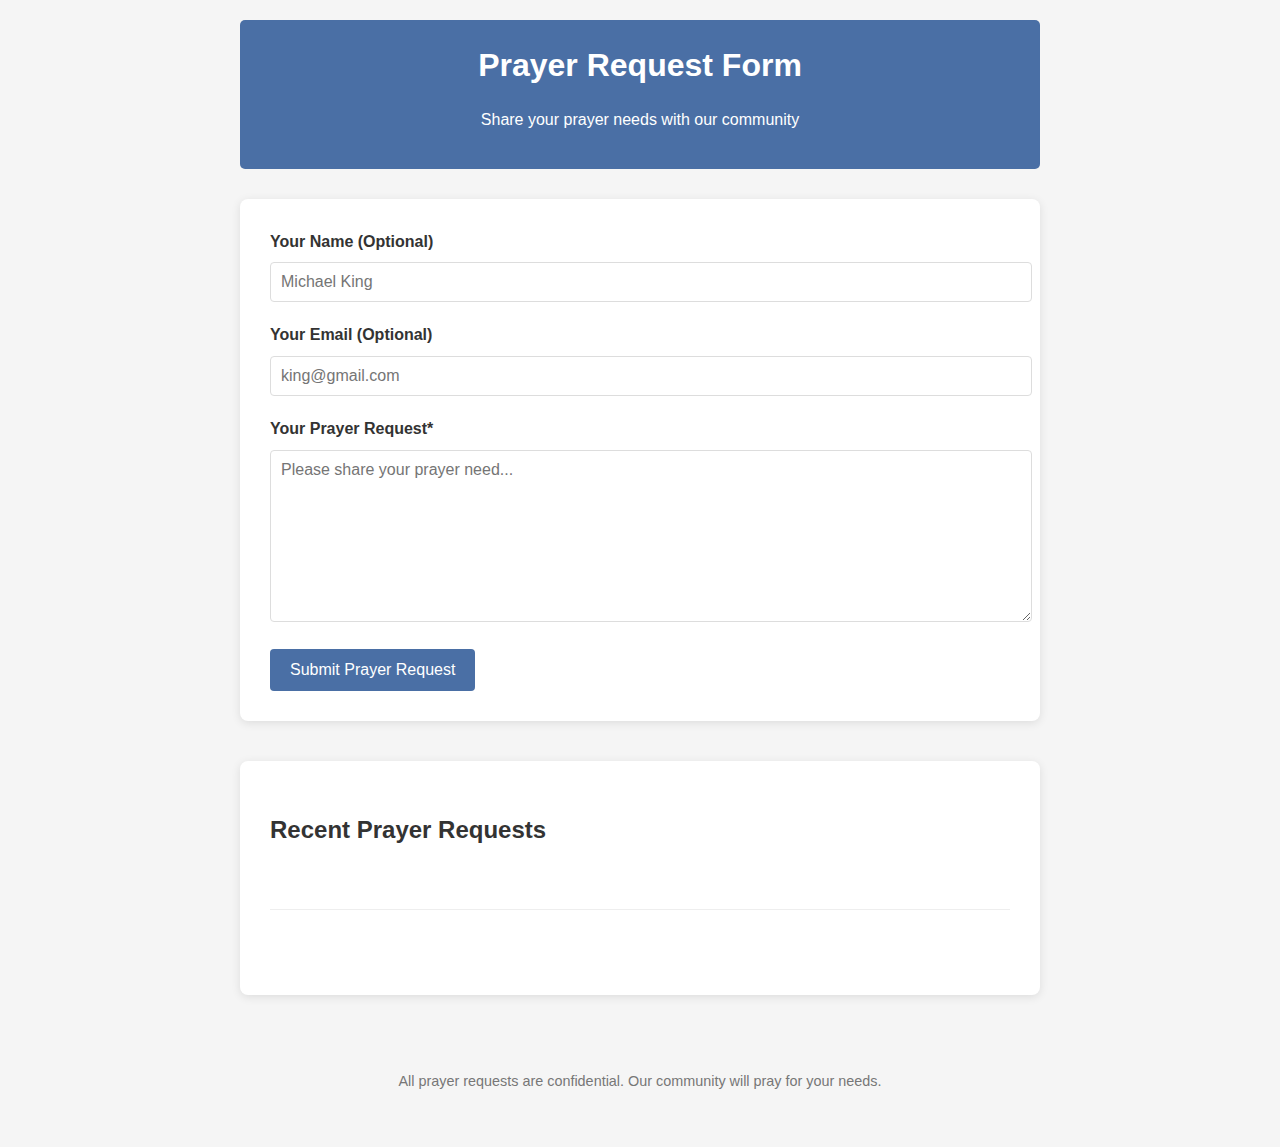
<file: prayer.html>
<!DOCTYPE html>
<html lang="en">
<head>
    <meta charset="UTF-8">
    <meta name="viewport" content="width=device-width, initial-scale=1.0">
    <title>Prayer Request Form</title>
    <style>
        body {
            font-family: 'Arial', sans-serif;
            line-height: 1.6;
            margin: 0;
            padding: 0;
            background-color: #f5f5f5;
            color: #333;
        }
        
        .container {
            max-width: 800px;
            margin: 0 auto;
            padding: 20px;
        }
        
        header {
            text-align: center;
            margin-bottom: 30px;
            padding: 20px 0;
            background-color: #4a6fa5;
            color: white;
            border-radius: 5px;
        }
        
        h1 {
            margin: 0;
        }
        
        .prayer-form {
            background-color: white;
            padding: 30px;
            border-radius: 8px;
            box-shadow: 0 2px 10px rgba(0, 0, 0, 0.1);
        }
        
        .form-group {
            margin-bottom: 20px;
        }
        
        label {
            display: block;
            margin-bottom: 8px;
            font-weight: bold;
        }
        
        input[type="text"],
        input[type="email"],
        textarea {
            width: 100%;
            padding: 10px;
            border: 1px solid #ddd;
            border-radius: 4px;
            font-size: 16px;
            font-family: inherit;
        }
        
        textarea {
            min-height: 150px;
            resize: vertical;
        }
        
        .submit-btn {
            background-color: #4a6fa5;
            color: white;
            border: none;
            padding: 12px 20px;
            font-size: 16px;
            border-radius: 4px;
            cursor: pointer;
            transition: background-color 0.3s;
        }
        
        .submit-btn:hover {
            background-color: #3a5a80;
        }
        
        .prayer-requests {
            margin-top: 40px;
            background-color: white;
            padding: 30px;
            border-radius: 8px;
            box-shadow: 0 2px 10px rgba(0, 0, 0, 0.1);
        }
        
        .request-item {
            padding: 15px;
            border-bottom: 1px solid #eee;
            margin-bottom: 15px;
        }
        
        .request-item:last-child {
            border-bottom: none;
            margin-bottom: 0;
        }
        
        .request-name {
            font-weight: bold;
            color: #4a6fa5;
            margin-bottom: 5px;
        }
        
        .request-date {
            color: #777;
            font-size: 0.9em;
            margin-bottom: 10px;
        }
        
        .request-content {
            line-height: 1.5;
        }
        
        footer {
            text-align: center;
            margin-top: 40px;
            padding: 20px 0;
            color: #777;
            font-size: 0.9em;
        }
    </style>
</head>
<body>
    <div class="container">
        <header>
            <h1>Prayer Request Form</h1>
            <p>Share your prayer needs with our community</p>
        </header>
        
        <div class="prayer-form">
            <form id="prayerRequestForm">
                <div class="form-group">
                    <label for="name">Your Name (Optional)</label>
                    <input type="text" id="name" name="name" placeholder="Michael King">
                </div>
                
                <div class="form-group">
                    <label for="email">Your Email (Optional)</label>
                    <input type="email" id="email" name="email" placeholder="king@gmail.com">
                </div>
                
                <div class="form-group">
                    <label for="request">Your Prayer Request*</label>
                    <textarea id="request" name="request" required placeholder="Please share your prayer need..."></textarea>
                </div>
                
                <button type="submit" class="submit-btn">Submit Prayer Request</button>
            </form>
        </div>
        
        <div class="prayer-requests">
            <h2>Recent Prayer Requests</h2>
            <div id="requestsList">
                <!-- Prayer requests will be displayed here -->
                <div class="request-item">
                    <div class="request-name"></div>
                    <div class="request-date"></div>
                    <div class="request-content"></div>
                </div>
                
                <div class="request-item">
                    <div class="request-name"></div>
                    <div class="request-date"></div>
                    <div class="request-content"></div>
      </div>
            </div>
        </div>
        
        <footer>
            <p>All prayer requests are confidential. Our community will pray for your needs.</p>
        </footer>
    </div>

    <script>
        document.getElementById('prayerRequestForm').addEventListener('submit', function(e) {
            e.preventDefault();
            
            // Get form values
            const name = document.getElementById('name').value || 'Anonymous';
            const request = document.getElementById('request').value;
            const date = new Date().toLocaleDateString('en-US', { 
                year: 'numeric', 
                month: 'long', 
                day: 'numeric' 
            });
            
            // Create new prayer request element
            const requestItem = document.createElement('div');
            requestItem.className = 'request-item';
            requestItem.innerHTML = `
                <div class="request-name">${name}</div>
                <div class="request-date">${date}</div>
                <div class="request-content">${request}</div>
            `;
            
            // Add to the top of the requests list
            const requestsList = document.getElementById('requestsList');
            requestsList.insertBefore(requestItem, requestsList.firstChild);
            
            // Clear the form
            document.getElementById('prayerRequestForm').reset();
            
            // Show confirmation (you could replace this with an actual server submission)
            alert('Thank you for sharing your prayer request. Our community will pray for you.');
        });
    </script>
</body>
</html>
</file>
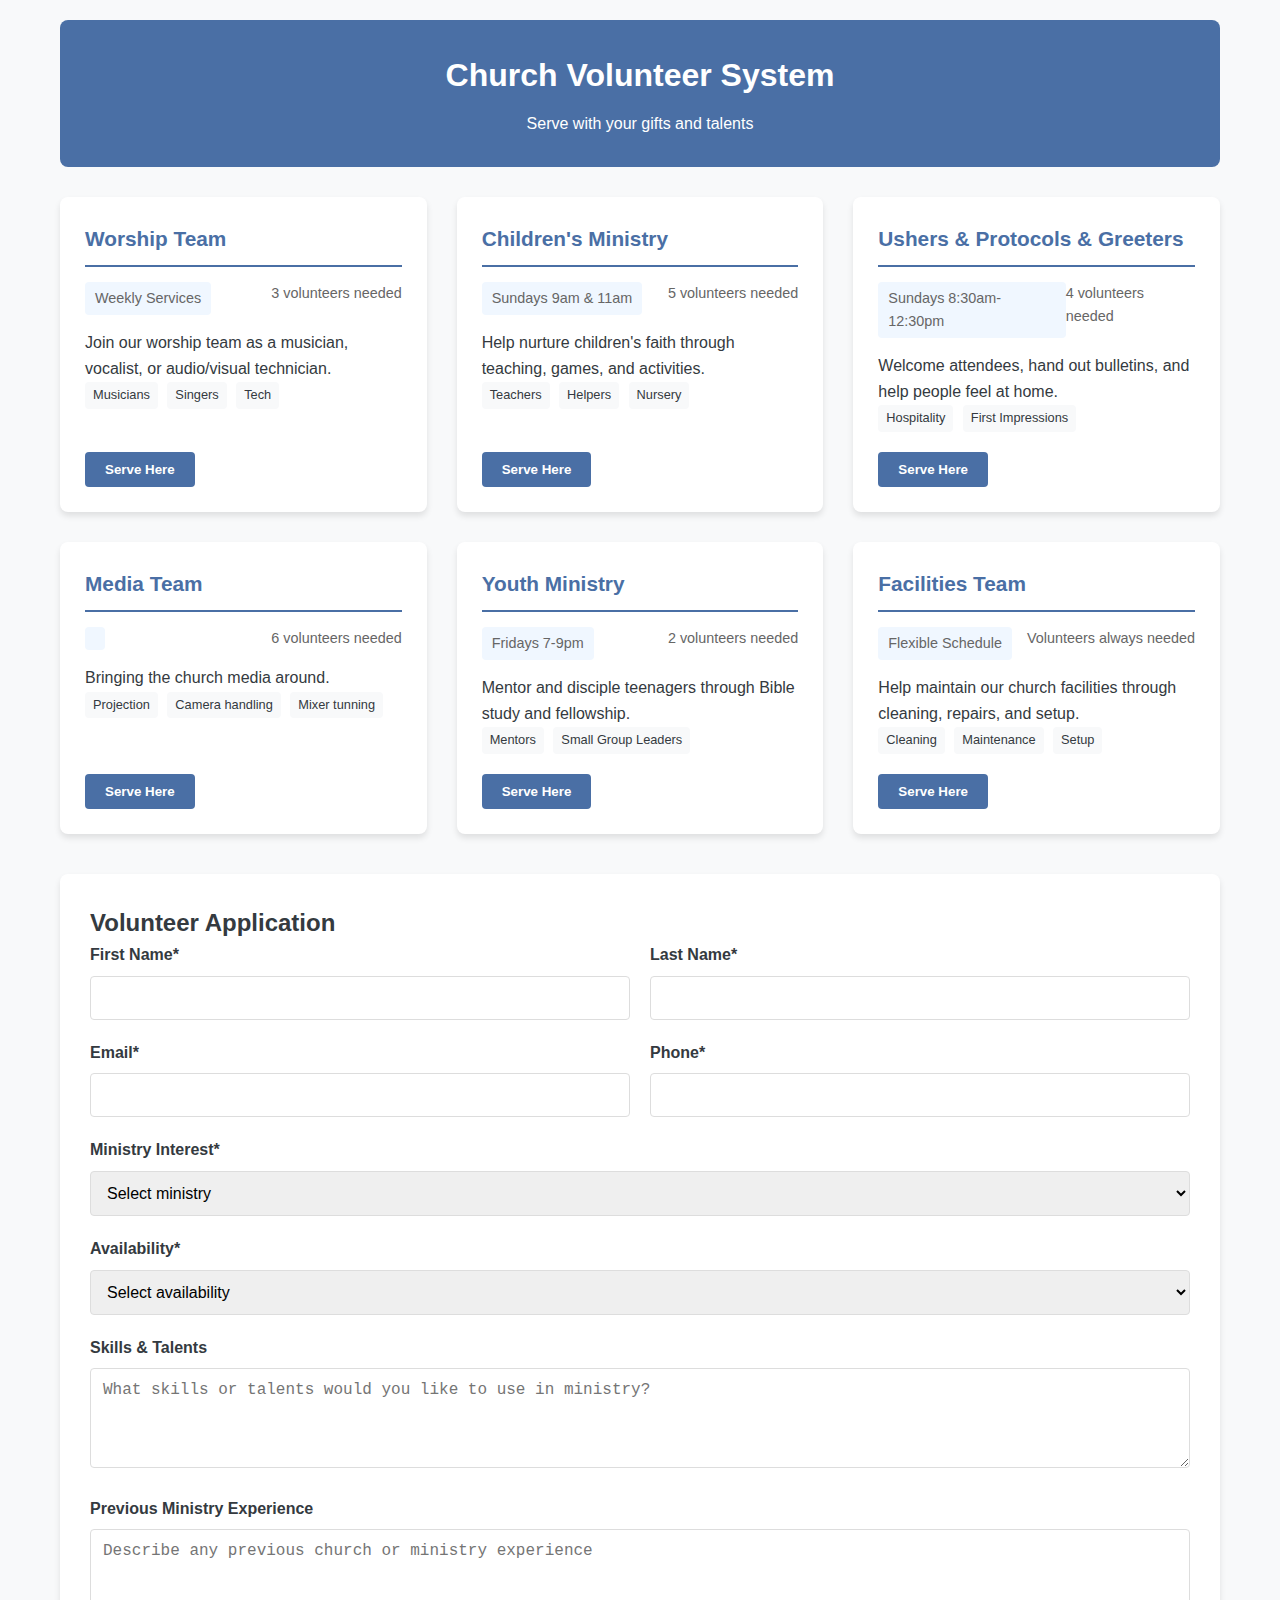
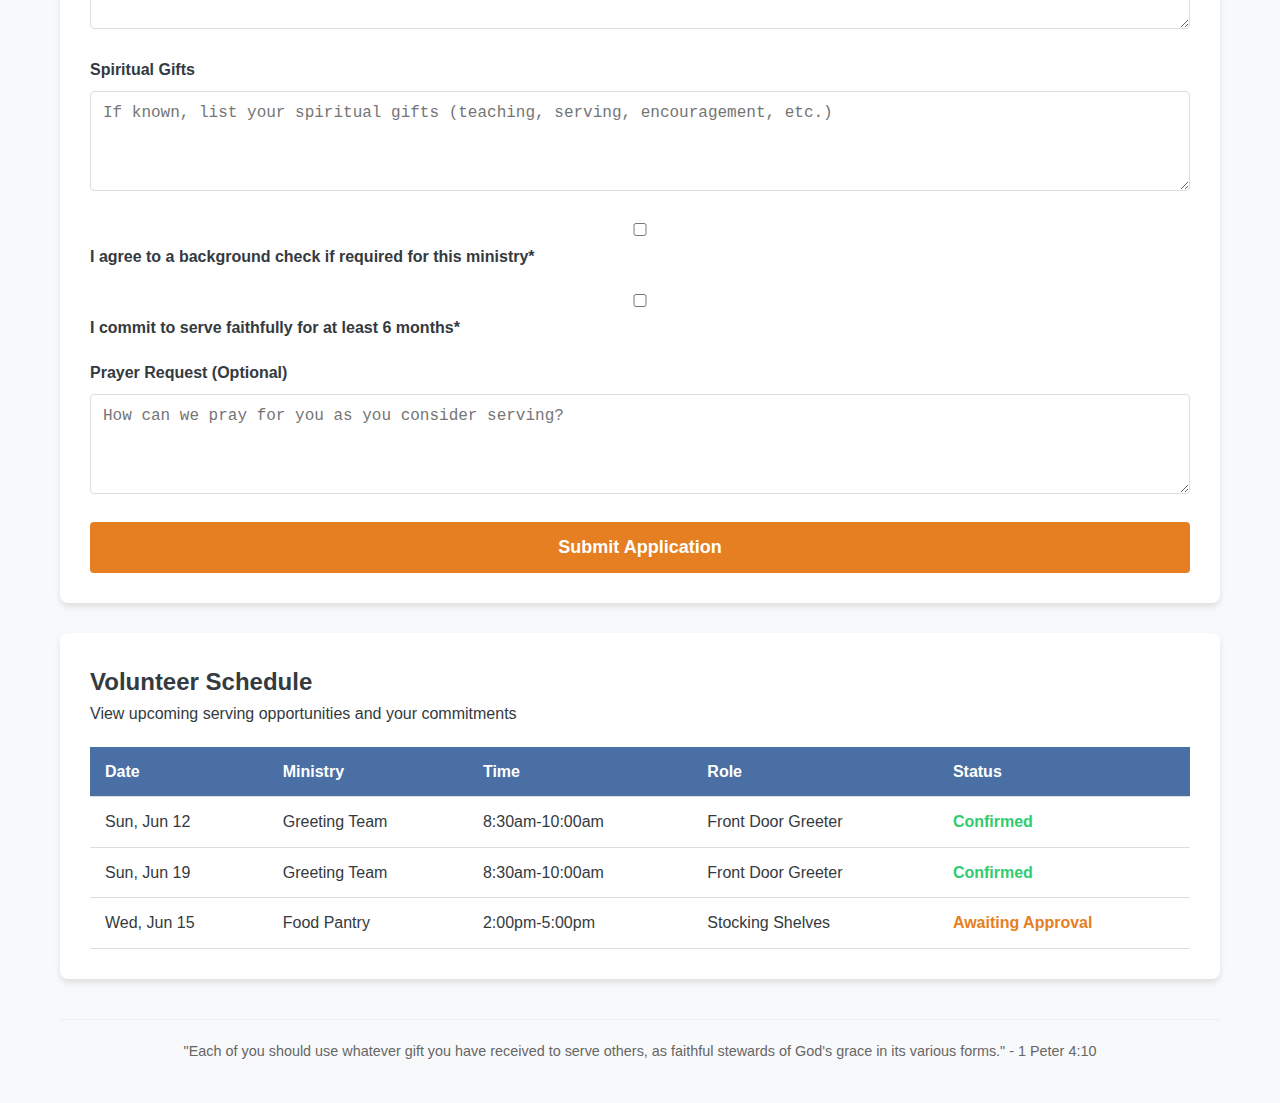
<file: volunteer.html>
<!DOCTYPE html>
<html lang="en">
<head>
    <meta charset="UTF-8">
    <meta name="viewport" content="width=device-width, initial-scale=1.0">
    <title>Church Volunteer System</title>
    <style>
        :root {
            --primary-color: #4a6fa5;
            --secondary-color: #3a5a80;
            --accent-color: #e67e22;
            --light-color: #f8f9fa;
            --dark-color: #343a40;
            --success-color: #2ecc71;
        }
        
        * {
            box-sizing: border-box;
            margin: 0;
            padding: 0;
        }
        
        body {
            font-family: 'Segoe UI', Tahoma, Geneva, Verdana, sans-serif;
            line-height: 1.6;
            background-color: var(--light-color);
            color: var(--dark-color);
        }
        
        .container {
            max-width: 1200px;
            margin: 0 auto;
            padding: 20px;
        }
        
        header {
            background-color: var(--primary-color);
            color: white;
            padding: 30px 0;
            text-align: center;
            margin-bottom: 30px;
            border-radius: 8px;
        }
        
        h1 {
            margin-bottom: 10px;
        }
        
        .ministries {
            display: grid;
            grid-template-columns: repeat(auto-fit, minmax(300px, 1fr));
            gap: 30px;
            margin-bottom: 40px;
        }
        
        .ministry-card {
            background-color: white;
            border-radius: 8px;
            padding: 25px;
            box-shadow: 0 4px 6px rgba(0, 0, 0, 0.1);
            transition: transform 0.3s ease;
            display: flex;
            flex-direction: column;
        }
        
        .ministry-card:hover {
            transform: translateY(-5px);
        }
        
        .ministry-card h3 {
            color: var(--primary-color);
            margin-bottom: 15px;
            font-size: 1.3rem;
            border-bottom: 2px solid var(--primary-color);
            padding-bottom: 10px;
        }
        
        .ministry-meta {
            display: flex;
            justify-content: space-between;
            margin-bottom: 15px;
            font-size: 0.9rem;
            color: #666;
        }
        
        .ministry-date {
            background-color: #f0f7ff;
            padding: 5px 10px;
            border-radius: 4px;
        }
        
        .ministry-needs {
            margin-bottom: 15px;
        }
        
        .need-tag {
            display: inline-block;
            background-color: var(--light-color);
            padding: 3px 8px;
            border-radius: 4px;
            font-size: 0.8rem;
            margin-right: 5px;
            margin-bottom: 5px;
        }
        
        .btn {
            display: inline-block;
            background-color: var(--primary-color);
            color: white;
            padding: 10px 20px;
            border-radius: 4px;
            text-decoration: none;
            font-weight: bold;
            transition: background-color 0.3s;
            border: none;
            cursor: pointer;
            margin-top: auto;
            align-self: flex-start;
        }
        
        .btn:hover {
            background-color: var(--secondary-color);
        }
        
        .btn-success {
            background-color: var(--success-color);
        }
        
        .btn-success:hover {
            background-color: #27ae60;
        }
        
        .volunteer-form {
            background-color: white;
            padding: 30px;
            border-radius: 8px;
            box-shadow: 0 4px 6px rgba(0, 0, 0, 0.1);
            margin-bottom: 30px;
        }
        
        .form-group {
            margin-bottom: 20px;
        }
        
        label {
            display: block;
            margin-bottom: 8px;
            font-weight: 600;
        }
        
        input, select, textarea {
            width: 100%;
            padding: 12px;
            border: 1px solid #ddd;
            border-radius: 4px;
            font-size: 16px;
        }
        
        .form-row {
            display: grid;
            grid-template-columns: 1fr 1fr;
            gap: 20px;
        }
        
        textarea {
            min-height: 100px;
            resize: vertical;
        }
        
        .submit-btn {
            background-color: var(--accent-color);
            color: white;
            border: none;
            padding: 15px 30px;
            font-size: 18px;
            border-radius: 4px;
            cursor: pointer;
            width: 100%;
            font-weight: bold;
            transition: background-color 0.3s;
        }
        
        .submit-btn:hover {
            background-color: #d35400;
        }
        
        .volunteer-list {
            background-color: white;
            padding: 30px;
            border-radius: 8px;
            box-shadow: 0 4px 6px rgba(0, 0, 0, 0.1);
            margin-bottom: 30px;
        }
        
        table {
            width: 100%;
            border-collapse: collapse;
            margin-top: 20px;
        }
        
        th, td {
            padding: 12px 15px;
            text-align: left;
            border-bottom: 1px solid #ddd;
        }
        
        th {
            background-color: var(--primary-color);
            color: white;
        }
        
        tr:hover {
            background-color: #f5f5f5;
        }
        
        .status-pending {
            color: #e67e22;
            font-weight: bold;
        }
        
        .status-approved {
            color: var(--success-color);
            font-weight: bold;
        }
        
        footer {
            text-align: center;
            padding: 20px;
            color: #666;
            font-size: 0.9rem;
            margin-top: 40px;
            border-top: 1px solid #eee;
        }
        
        @media (max-width: 768px) {
            .form-row {
                grid-template-columns: 1fr;
            }
            
            table {
                display: block;
                overflow-x: auto;
            }
        }
    </style>
</head>
<body>
    <div class="container">
        <header>
            <h1>Church Volunteer System</h1>
            <p>Serve with your gifts and talents</p>
        </header>
        
        <div class="ministries">
            <div class="ministry-card">
                <h3>Worship Team</h3>
                <div class="ministry-meta">
                    <span class="ministry-date">Weekly Services</span>
                    <span>3 volunteers needed</span>
                </div>
                <p>Join our worship team as a musician, vocalist, or audio/visual technician.</p>
                <div class="ministry-needs">
                    <span class="need-tag">Musicians</span>
                    <span class="need-tag">Singers</span>
                    <span class="need-tag">Tech</span>
                </div>
                <button class="btn">Serve Here</button>
            </div>
            
            <div class="ministry-card">
                <h3>Children's Ministry</h3>
                <div class="ministry-meta">
                    <span class="ministry-date">Sundays 9am & 11am</span>
                    <span>5 volunteers needed</span>
                </div>
                <p>Help nurture children's faith through teaching, games, and activities.</p>
                <div class="ministry-needs">
                    <span class="need-tag">Teachers</span>
                    <span class="need-tag">Helpers</span>
                    <span class="need-tag">Nursery</span>
                </div>
                <button class="btn">Serve Here</button>
            </div>
            
            <div class="ministry-card">
                <h3>Ushers & Protocols & Greeters</h3>
                <div class="ministry-meta">
                    <span class="ministry-date">Sundays 8:30am-12:30pm</span>
                    <span>4 volunteers needed</span>
                </div>
                <p>Welcome attendees, hand out bulletins, and help people feel at home.</p>
                <div class="ministry-needs">
                    <span class="need-tag">Hospitality</span>
                    <span class="need-tag">First Impressions</span>
                </div>
                <button class="btn">Serve Here</button>
            </div>
            
            <div class="ministry-card">
                <h3>Media Team</h3>
                <div class="ministry-meta">
                    <span class="ministry-date"></span>
                    <span>6 volunteers needed</span>
                </div>
                <p>Bringing the church media around.</p>
                <div class="ministry-needs">
                    <span class="need-tag">Projection</span>
                    <span class="need-tag">Camera handling</span>
                    <span class="need-tag">Mixer tunning</span>
                </div>
                <button class="btn">Serve Here</button>
            </div>
            
            <div class="ministry-card">
                <h3>Youth Ministry</h3>
                <div class="ministry-meta">
                    <span class="ministry-date">Fridays 7-9pm</span>
                    <span>2 volunteers needed</span>
                </div>
                <p>Mentor and disciple teenagers through Bible study and fellowship.</p>
                <div class="ministry-needs">
                    <span class="need-tag">Mentors</span>
                    <span class="need-tag">Small Group Leaders</span>
                </div>
                <button class="btn">Serve Here</button>
            </div>
            
            <div class="ministry-card">
                <h3>Facilities Team</h3>
                <div class="ministry-meta">
                    <span class="ministry-date">Flexible Schedule</span>
                    <span>Volunteers always needed</span>
                </div>
                <p>Help maintain our church facilities through cleaning, repairs, and setup.</p>
                <div class="ministry-needs">
                    <span class="need-tag">Cleaning</span>
                    <span class="need-tag">Maintenance</span>
                    <span class="need-tag">Setup</span>
                </div>
                <button class="btn">Serve Here</button>
            </div>
        </div>
        
        <div class="volunteer-form">
            <h2>Volunteer Application</h2>
            
            <form id="volunteerForm">
                <div class="form-row">
                    <div class="form-group">
                        <label for="firstName">First Name*</label>
                        <input type="text" id="firstName" required>
                    </div>
                    
                    <div class="form-group">
                        <label for="lastName">Last Name*</label>
                        <input type="text" id="lastName" required>
                    </div>
                </div>
                
                <div class="form-row">
                    <div class="form-group">
                        <label for="email">Email*</label>
                        <input type="email" id="email" required>
                    </div>
                    
                    <div class="form-group">
                        <label for="phone">Phone*</label>
                        <input type="tel" id="phone" required>
                    </div>
                </div>
                
                <div class="form-group">
                    <label for="ministry">Ministry Interest*</label>
                    <select id="ministry" required>
                        <option value="">Select ministry</option>
                        <option value="worship">Worship Team</option>
                        <option value="children">Children's Ministry</option>
                        <option value="prayer">Prayer</option>
                        <option value="media">Media Team</option>
                        <option value="usher">Ushers & Protocols & Greeters</option>
                        <option value="sanitation">Sanitation</option>
                        <option value="other">Other</option>
                    </select>
                </div>
                
                <div class="form-group">
                    <label for="availability">Availability*</label>
                    <select id="availability" required>
                        <option value="">Select availability</option>
                        <option value="sunday-am">Sunday Mornings</option>
                        <option value="sunday-pm">Sunday Evenings</option>
                        <option value="weekdays">Weekdays</option>
                        <option value="flexible">Flexible</option>
                    </select>
                </div>
                
                <div class="form-group">
                    <label for="skills">Skills & Talents</label>
                    <textarea id="skills" placeholder="What skills or talents would you like to use in ministry?"></textarea>
                </div>
                
                <div class="form-group">
                    <label for="experience">Previous Ministry Experience</label>
                    <textarea id="experience" placeholder="Describe any previous church or ministry experience"></textarea>
                </div>
                
                <div class="form-group">
                    <label for="spiritualGifts">Spiritual Gifts</label>
                    <textarea id="spiritualGifts" placeholder="If known, list your spiritual gifts (teaching, serving, encouragement, etc.)"></textarea>
                </div>
                
                <div class="form-group">
                    <label>
                        <input type="checkbox" id="backgroundCheck" required> I agree to a background check if required for this ministry*
                    </label>
                </div>
                
                <div class="form-group">
                    <label>
                        <input type="checkbox" id="commitment" required> I commit to serve faithfully for at least 6 months*
                    </label>
                </div>
                
                <div class="form-group">
                    <label for="prayerRequest">Prayer Request (Optional)</label>
                    <textarea id="prayerRequest" placeholder="How can we pray for you as you consider serving?"></textarea>
                </div>
                
                <button type="submit" class="submit-btn">Submit Application</button>
            </form>
        </div>
        
        <div class="volunteer-list">
            <h2>Volunteer Schedule</h2>
            <p>View upcoming serving opportunities and your commitments</p>
            
            <table>
                <thead>
                    <tr>
                        <th>Date</th>
                        <th>Ministry</th>
                        <th>Time</th>
                        <th>Role</th>
                        <th>Status</th>
                    </tr>
                </thead>
                <tbody>
                    <tr>
                        <td>Sun, Jun 12</td>
                        <td>Greeting Team</td>
                        <td>8:30am-10:00am</td>
                        <td>Front Door Greeter</td>
                        <td class="status-approved">Confirmed</td>
                    </tr>
                    <tr>
                        <td>Sun, Jun 19</td>
                        <td>Greeting Team</td>
                        <td>8:30am-10:00am</td>
                        <td>Front Door Greeter</td>
                        <td class="status-approved">Confirmed</td>
                    </tr>
                    <tr>
                        <td>Wed, Jun 15</td>
                        <td>Food Pantry</td>
                        <td>2:00pm-5:00pm</td>
                        <td>Stocking Shelves</td>
                        <td class="status-pending">Awaiting Approval</td>
                    </tr>
                </tbody>
            </table>
        </div>
        
        <footer>
            <p>"Each of you should use whatever gift you have received to serve others, as faithful stewards of God's grace in its various forms." - 1 Peter 4:10</p>
        </footer>
    </div>

    <script>
        document.addEventListener('DOMContentLoaded', function() {
            // Ministry card buttons
            document.querySelectorAll('.ministry-card .btn').forEach(button => {
                button.addEventListener('click', function(e) {
                    e.preventDefault();
                    const ministryTitle = this.closest('.ministry-card').querySelector('h3').textContent;
                    document.getElementById('ministry').value = ministryTitle.toLowerCase().includes('worship') ? 'worship' :
                        ministryTitle.toLowerCase().includes('children') ? 'children' :
                        ministryTitle.toLowerCase().includes('greet') ? 'greeting' :
                        ministryTitle.toLowerCase().includes('food') ? 'food' :
                        ministryTitle.toLowerCase().includes('youth') ? 'youth' :
                        ministryTitle.toLowerCase().includes('facilit') ? 'facilities' : 'other';
                    
                    alert(`Thank you for your interest in the ${ministryTitle}. Please complete the application form below.`);
                    document.getElementById('volunteerForm').scrollIntoView({
                        behavior: 'smooth'
                    });
                });
            });
            
            // Form submission
            document.getElementById('volunteerForm').addEventListener('submit', function(e) {
                e.preventDefault();
                
                // Validate form
                const firstName = document.getElementById('firstName').value.trim();
                const lastName = document.getElementById('lastName').value.trim();
                const email = document.getElementById('email').value.trim();
                const phone = document.getElementById('phone').value.trim();
                const ministry = document.getElementById('ministry').value;
                const availability = document.getElementById('availability').value;
                const backgroundCheck = document.getElementById('backgroundCheck').checked;
                const commitment = document.getElementById('commitment').checked;
                
                if (!firstName || !lastName || !email || !phone || !ministry || !availability || !backgroundCheck || !commitment) {
                    alert('Please fill in all required fields');
                    return;
                }
                
                // In a real implementation, you would send this data to a server
                const volunteerData = {
                    firstName,
                    lastName,
                    email,
                    phone,
                    ministry,
                    availability,
                    skills: document.getElementById('skills').value.trim(),
                    experience: document.getElementById('experience').value.trim(),
                    spiritualGifts: document.getElementById('spiritualGifts').value.trim(),
                    prayerRequest: document.getElementById('prayerRequest').value.trim()
                };
                
                console.log('Volunteer data:', volunteerData);
                
                // Show success message
                alert(`Thank you for your application, ${firstName}! Our ministry leader will contact you soon.`);
                
                // Reset form
                this.reset();
            });
        });
    </script>
</body>
</html>
</file>
